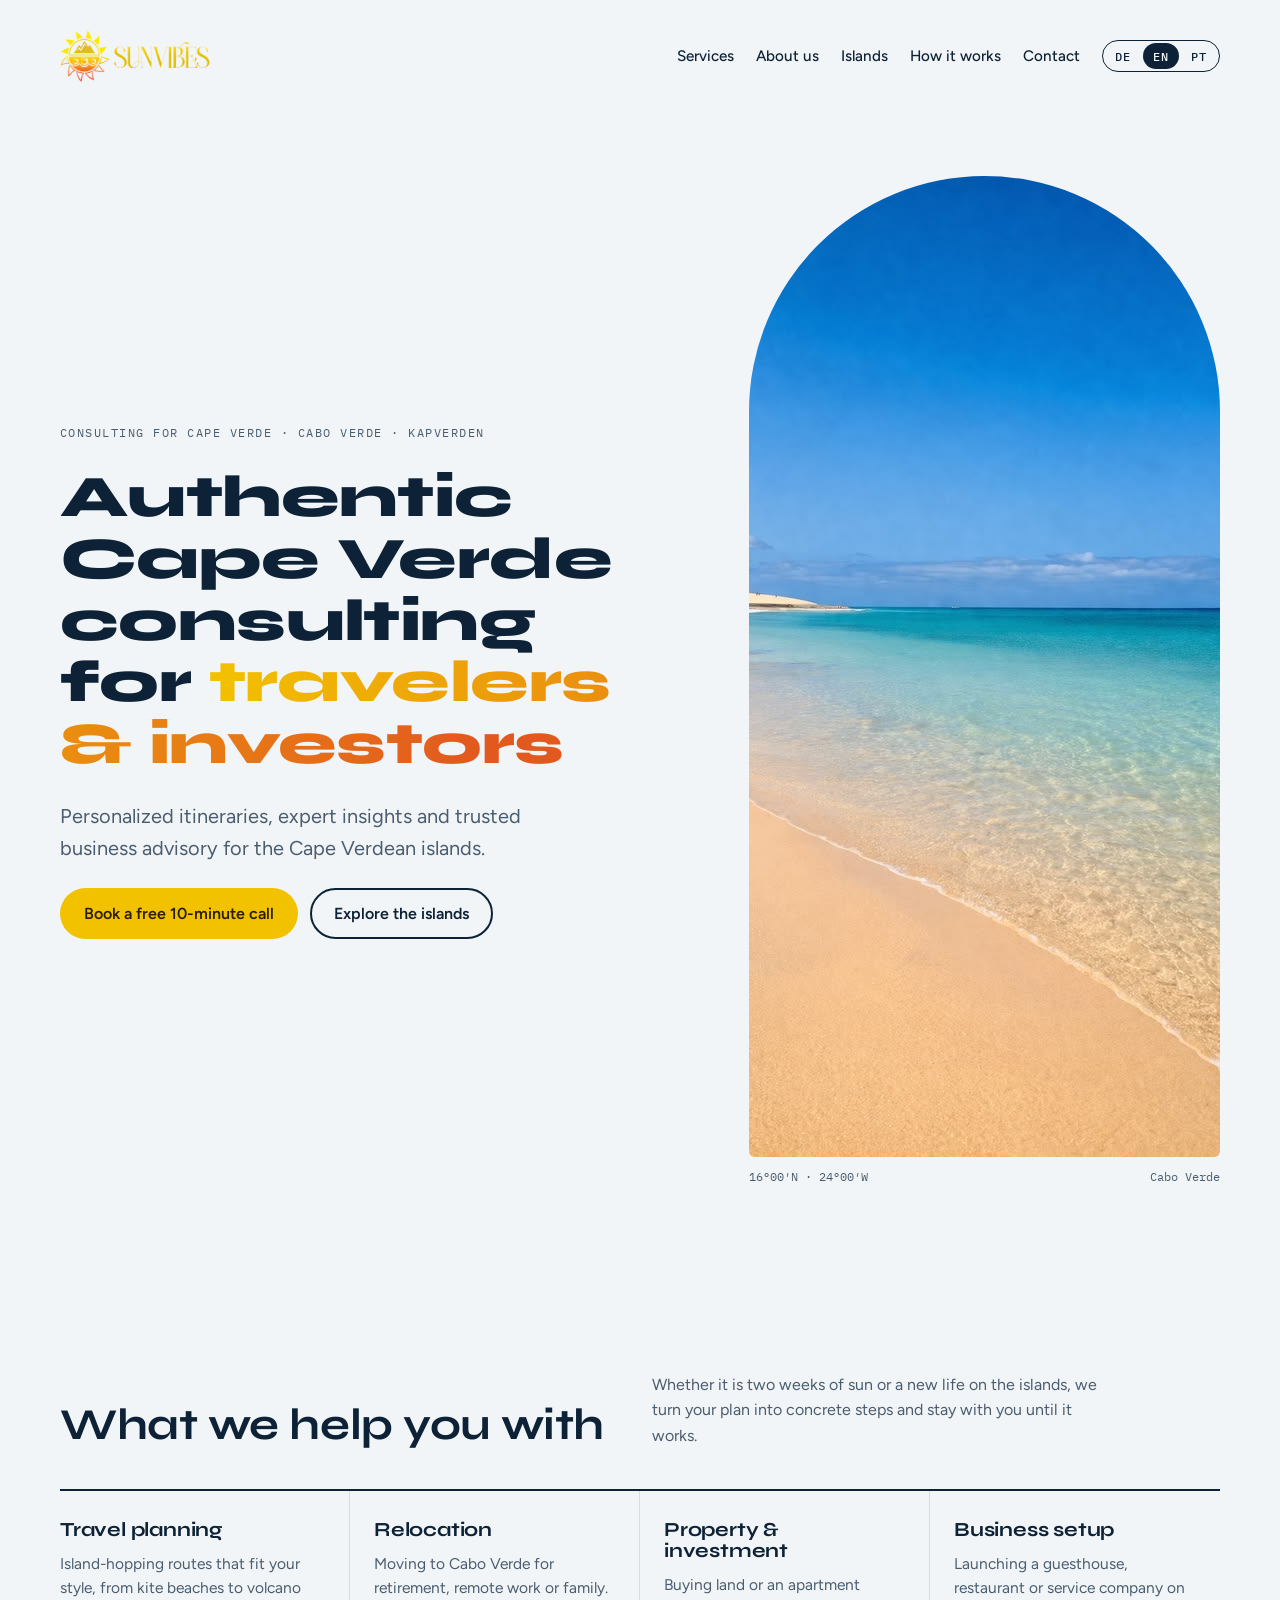
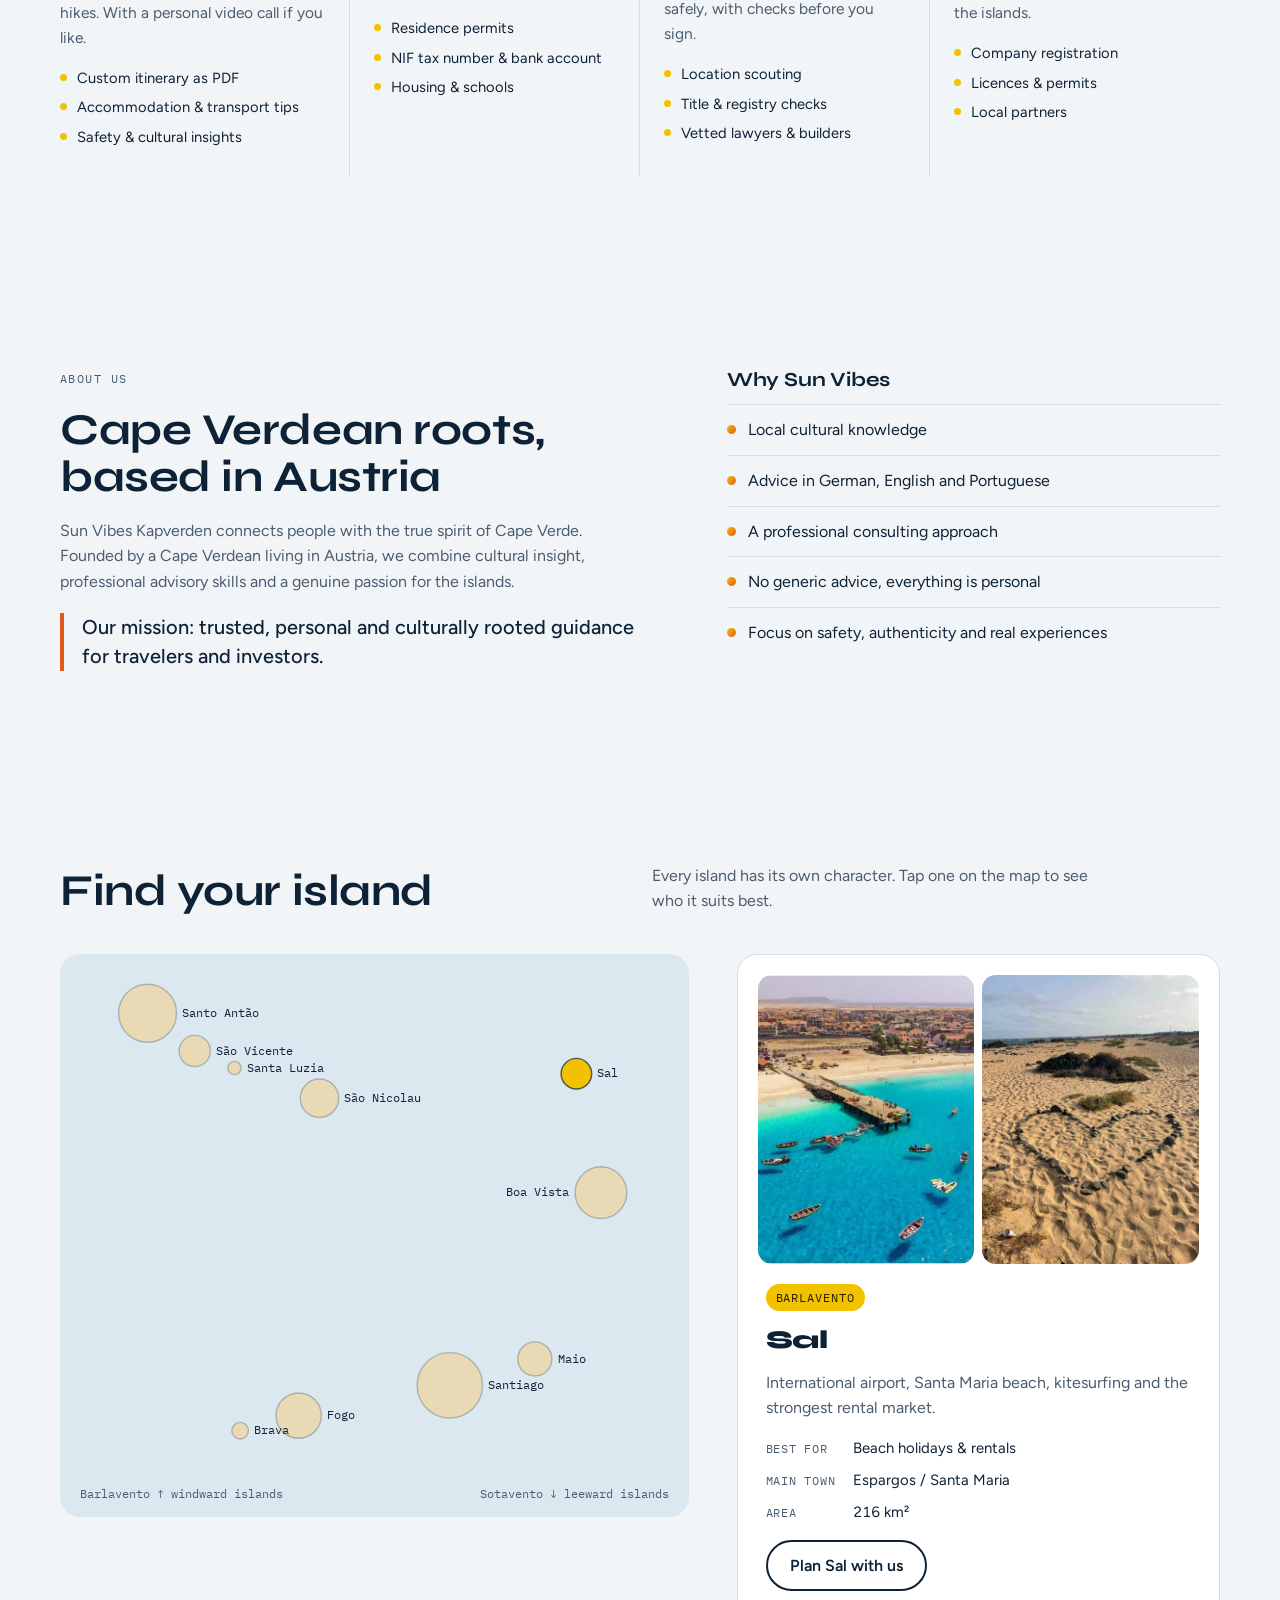
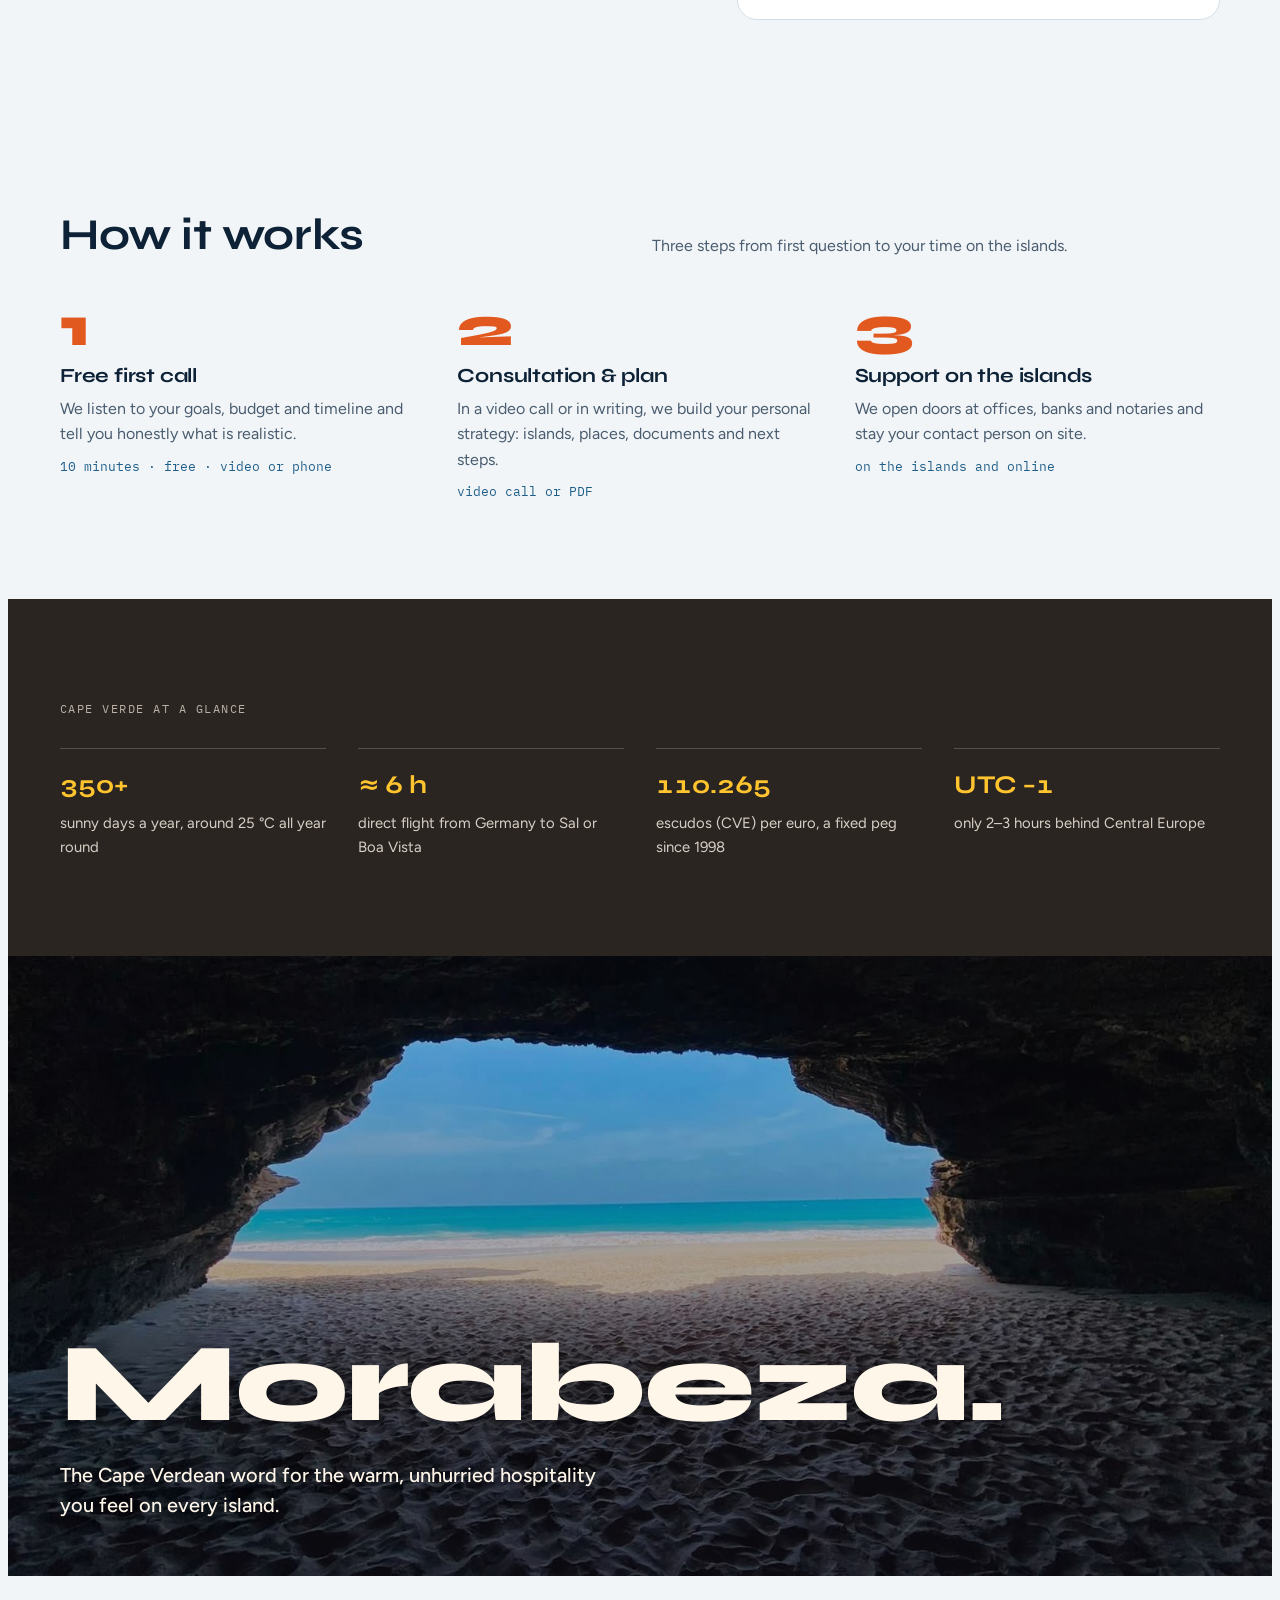
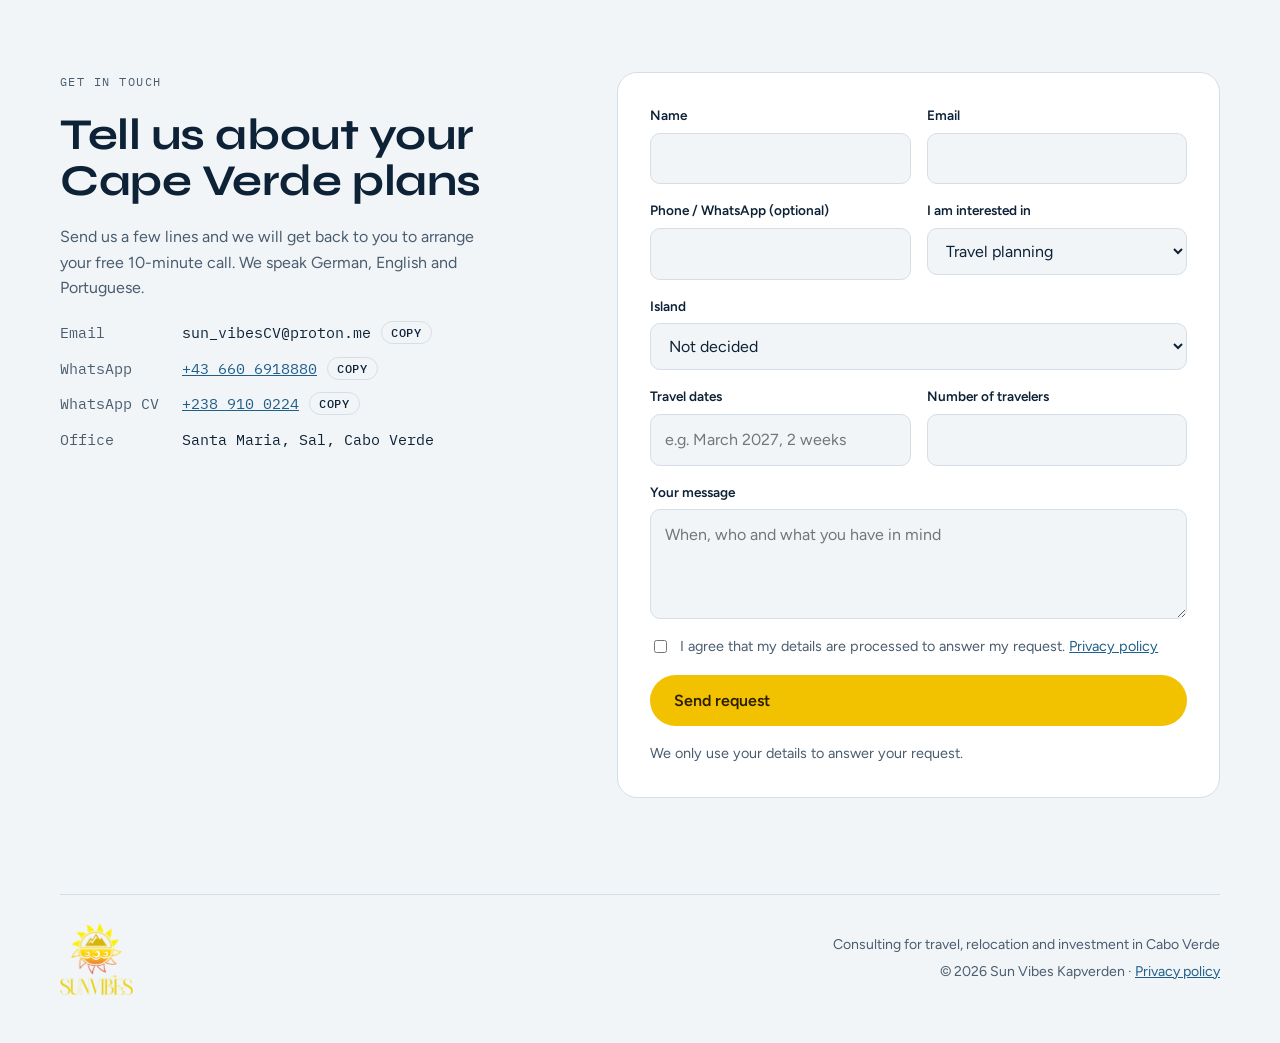
<file: index.html>
<!doctype html>
<html lang="de">
<head>
<meta charset="utf-8">
<meta name="viewport" content="width=device-width, initial-scale=1, viewport-fit=cover">
<title>Sun Vibes Kapverden</title>
<meta name="description" content="Beratung für Reise, Auswanderung, Immobilien und Firmengründung auf den Kapverden. Consulting for travel, relocation and investment in Cabo Verde. Auf Deutsch, English e Português.">
<meta name="theme-color" content="#f2c200">
<link rel="icon" type="image/png" sizes="48x48" href="img/favicon-48.png">
<link rel="icon" type="image/png" sizes="192x192" href="img/icon-192.png">
<link rel="apple-touch-icon" href="img/apple-touch-icon.png">
<!-- Link previews (WhatsApp, Facebook, LinkedIn) -->
<link rel="canonical" href="https://www.sunvibescv.com/">
<meta property="og:type" content="website">
<meta property="og:site_name" content="Sun Vibes Kapverden">
<meta property="og:title" content="Sun Vibes Kapverden">
<meta property="og:description" content="Authentische Kapverden-Beratung für Reisende & Investoren · Authentic Cape Verde consulting for travelers & investors">
<meta property="og:url" content="https://www.sunvibescv.com/">
<meta property="og:image" content="https://www.sunvibescv.com/img/og-image.jpg">
<meta property="og:image:width" content="1200">
<meta property="og:image:height" content="630">
<meta name="twitter:card" content="summary_large_image">
<link rel="stylesheet" href="fonts/fonts.css">
<style>
/* Layout: a sun-and-ocean hero, then an archipelago map you can click, island by island, framed by quiet text columns */
:root {
  --salt: #f2f5f7;        /* page ground: sea-salt white, cool */
  --surface: #ffffff;
  --ink: #0d2236;         /* deep Atlantic */
  --ink-soft: #4a5d70;
  --sun: #f2c200;         /* the accent: logo yellow */
  --ember: #e2591f;       /* logo's orange-red rim */
  --sun-ink: #2a1d00;     /* text on sun */
  --sea: #1f5f8b;         /* flag blue, links + map water */
  --lava: #2b2522;        /* Fogo basalt, used for the facts band */
  --line: #d5dee6;
  --water: #dce8f0;
  --land: #e9d9b5;
  --land-active: var(--sun);

  --f-display: "Syne", "Trebuchet MS", system-ui, sans-serif;
  --f-body: "Figtree", "Segoe UI", system-ui, sans-serif;
  --f-mono: "IBM Plex Mono", ui-monospace, Consolas, monospace;

  --step-0: 1rem;
  --step-1: 1.25rem;
  --step-2: 1.6rem;
  --step-3: clamp(2rem, 4vw, 2.75rem);
  --step-4: clamp(2.1rem, 4.6vw, 4.2rem);
  --gutter: clamp(16px, 4vw, 48px);
  --max: 1160px;
}
@media (prefers-color-scheme: dark) {
  :root:not([data-theme="light"]) {
    --salt: #0a1824; --surface: #10212f; --ink: #e8eef3; --ink-soft: #9fb2c3;
    --sun: #ffcf1a; --ember: #ff7a3d; --sun-ink: #2a1d00; --sea: #7fbbe3; --lava: #050d14;
    --line: #22384a; --water: #0f2638; --land: #6b5a3a;
    color-scheme: dark;
  }
}
:root[data-theme="dark"] {
  --salt: #0a1824; --surface: #10212f; --ink: #e8eef3; --ink-soft: #9fb2c3;
  --sun: #ffcf1a; --ember: #ff7a3d; --sun-ink: #2a1d00; --sea: #7fbbe3; --lava: #050d14;
  --line: #22384a; --water: #0f2638; --land: #6b5a3a;
  color-scheme: dark;
}

* { box-sizing: border-box; }
html { scroll-behavior: smooth; }
@media (prefers-reduced-motion: reduce) { html { scroll-behavior: auto; } *, *::before, *::after { animation: none !important; transition: none !important; } }
body {
  background: var(--salt); color: var(--ink);
  font-family: var(--f-body); font-size: var(--step-0); line-height: 1.6;
  padding-inline: var(--gutter);
}
.wrap { max-width: var(--max); margin-inline: auto; }
h1, h2, h3 { font-family: var(--f-display); line-height: 1.05; margin: 0; text-wrap: balance; letter-spacing: -0.01em; }
h1, h2 { hyphens: auto; }
p { margin: 0; }
a { color: var(--sea); }
:focus-visible { outline: 3px solid var(--sun); outline-offset: 3px; border-radius: 4px; }
.eyebrow { font-family: var(--f-mono); font-size: 0.78rem; letter-spacing: 0.12em; text-transform: uppercase; color: var(--ink-soft); }

/* Nav */
.nav { display: flex; align-items: center; justify-content: space-between; gap: 16px; padding-block: 22px; flex-wrap: wrap; }
.brand { display: flex; align-items: center; }
.brand img { height: 52px; width: auto; display: block; }
.nav-right { display: flex; align-items: center; gap: 22px; flex-wrap: wrap; }
.nav-links { display: flex; gap: 22px; flex-wrap: wrap; }
.nav-links a { color: var(--ink); text-decoration: none; font-weight: 500; font-size: 0.95rem; }
.nav-links a:hover { color: var(--sea); }
.lang { display: flex; border: 1.5px solid var(--ink); border-radius: 999px; padding: 2px; gap: 2px; }
.lang button { font: 500 0.78rem var(--f-mono); letter-spacing: .08em; color: var(--ink); background: transparent; border: 0; border-radius: 999px; padding: 5px 10px; cursor: pointer; }
.lang button[aria-pressed="true"] { background: var(--ink); color: var(--salt); }

/* Buttons */
.btn { display: inline-flex; align-items: center; gap: 8px; font: 600 1rem var(--f-body); padding: 14px 22px; border-radius: 999px; text-decoration: none; border: 2px solid transparent; cursor: pointer; transition: transform .15s ease; }
.btn:hover { transform: translateY(-2px); }
.btn-sun { background: var(--sun); color: var(--sun-ink); }
.btn-ghost { border-color: var(--ink); color: var(--ink); background: transparent; }

/* Hero */
.hero { position: relative; display: grid; grid-template-columns: 1.15fr 0.85fr; gap: clamp(24px, 4vw, 56px); align-items: center; padding-block: clamp(28px, 6vw, 72px) clamp(40px, 7vw, 96px); }
.hero h1 { font-size: var(--step-4); font-weight: 800; overflow-wrap: break-word; }
.hero h1 em { font-style: normal; color: var(--ember); background: linear-gradient(100deg, var(--sun) 0%, var(--ember) 90%); -webkit-background-clip: text; background-clip: text; -webkit-text-fill-color: transparent; }
.hero-copy { display: flex; flex-direction: column; gap: 24px; min-width: 0; }
.hero-lede { font-size: var(--step-1); color: var(--ink-soft); max-width: 36ch; }
.hero-ctas { display: flex; gap: 12px; flex-wrap: wrap; }
/* empty turquoise beach, framed as an arch */
.hero-art { display: flex; flex-direction: column; gap: 10px; min-width: 0; }
.hero-art img { width: 100%; max-width: 100%; aspect-ratio: 4 / 5; object-fit: cover; object-position: 50% 60%; border-radius: 999px 999px 24px 24px; display: block; }
.coords { display: flex; justify-content: space-between; gap: 12px; font-family: var(--f-mono); font-size: 0.75rem; color: var(--ink-soft); }

/* About */
.about { display: grid; grid-template-columns: 1.1fr 0.9fr; gap: clamp(24px, 5vw, 64px); align-items: start; }
.about-text { display: flex; flex-direction: column; gap: 18px; min-width: 0; }
.about-text h2 { font-size: var(--step-3); }
.about-text p { color: var(--ink-soft); max-width: 58ch; }
.about-text .mission { color: var(--ink); font-weight: 500; font-size: var(--step-1); line-height: 1.45; border-left: 4px solid var(--ember); padding-left: 18px; }
.why { display: flex; flex-direction: column; gap: 14px; min-width: 0; }
.why h3 { font-size: var(--step-1); }
.why ul { list-style: none; margin: 0; padding: 0; display: flex; flex-direction: column; }
.why li { padding-block: 12px; border-top: 1px solid var(--line); display: flex; gap: 12px; align-items: baseline; }
.why li::before { content: ""; flex: none; width: 9px; height: 9px; border-radius: 50%; background: linear-gradient(135deg, var(--sun), var(--ember)); transform: translateY(-1px); }

/* Island photos */
.island-photos { display: grid; gap: 8px; margin: -8px -8px 4px; }
.island-photos.two { grid-template-columns: 1fr 1fr; }
.island-photos img { width: 100%; max-width: 100%; aspect-ratio: 4 / 3; object-fit: cover; border-radius: 14px; display: block; }
.island-photos.two img { aspect-ratio: 3 / 4; }

/* Morabeza: cave-view photo band, always dark */
.morabeza-band { position: relative; display: flex; align-items: flex-end; min-height: clamp(380px, 52vw, 620px); margin-inline: calc(var(--gutter) * -1); padding-inline: var(--gutter); padding-block: clamp(32px, 5vw, 56px); background: #14181c url("img/cave.jpg") center 55% / cover no-repeat; color: #fff6ea; }
.morabeza-band::before { content: ""; position: absolute; inset: 0; background: linear-gradient(180deg, rgba(10,8,20,.15), rgba(10,8,20,.55)); }
.morabeza-band .wrap { position: relative; width: 100%; }
.morabeza-band p { font-family: var(--f-display); font-weight: 800; font-size: clamp(3rem, 10vw, 7rem); line-height: 1; letter-spacing: -0.02em; text-shadow: 0 2px 30px rgba(0,0,0,.35); }
.morabeza-band small { display: block; font-family: var(--f-body); font-weight: 500; font-size: var(--step-1); line-height: 1.5; letter-spacing: 0; margin-top: 20px; max-width: 44ch; color: #fff6ea; }

/* Services */
section { padding-block: clamp(48px, 8vw, 96px); }
.sec-head { display: grid; grid-template-columns: 1fr 1fr; gap: 24px; align-items: end; margin-bottom: 40px; }
.sec-head h2 { font-size: var(--step-3); font-weight: 700; }
.sec-head p { color: var(--ink-soft); max-width: 46ch; }
.services { display: grid; grid-template-columns: repeat(4, 1fr); border-top: 2px solid var(--ink); }
.svc { padding: 28px 24px; display: flex; flex-direction: column; gap: 12px; border-right: 1px solid var(--line); min-width: 0; }
.svc:first-child { padding-left: 0; }
.svc:last-child { border-right: 0; }
.svc h3 { font-size: var(--step-1); font-weight: 700; hyphens: auto; }
.svc p { color: var(--ink-soft); font-size: 0.97rem; }
.svc ul { margin: 4px 0 0; padding: 0; list-style: none; display: flex; flex-direction: column; gap: 6px; font-size: 0.92rem; }
.svc li::before { content: ""; display: inline-block; width: 7px; height: 7px; border-radius: 50%; background: var(--sun); margin-right: 10px; vertical-align: 2px; }

/* Islands */
.islands { display: grid; grid-template-columns: 1.3fr 1fr; gap: clamp(24px, 4vw, 48px); align-items: start; }
.map-box { background: var(--water); border-radius: 20px; padding: 12px; min-width: 0; }
.map-box svg { width: 100%; height: auto; display: block; }
.isl { cursor: pointer; }
.isl circle { fill: var(--land); stroke: var(--ink); stroke-opacity: .25; stroke-width: 1.5; transition: fill .2s ease, transform .2s ease; transform-box: fill-box; transform-origin: center; }
.isl text { font-family: var(--f-mono); font-size: 13px; fill: var(--ink); pointer-events: none; }
.isl:hover circle, .isl:focus-visible circle { transform: scale(1.08); }
.isl[aria-pressed="true"] circle { fill: var(--land-active); stroke-opacity: .7; }
.isl:focus-visible { outline: none; }
.isl:focus-visible circle { stroke: var(--sun); stroke-opacity: 1; stroke-width: 3; }
.map-legend { display: flex; justify-content: space-between; gap: 12px; flex-wrap: wrap; padding: 8px 8px 2px; font-family: var(--f-mono); font-size: 0.75rem; color: var(--ink-soft); }
.island-card { background: var(--surface); border: 1px solid var(--line); border-radius: 20px; padding: 28px; display: flex; flex-direction: column; gap: 16px; min-width: 0; }
.island-card h3 { font-size: var(--step-2); font-weight: 800; }
.island-card .tag { align-self: flex-start; font-family: var(--f-mono); font-size: 0.75rem; letter-spacing: .08em; text-transform: uppercase; background: var(--sun); color: var(--sun-ink); padding: 4px 10px; border-radius: 999px; }
.island-card dl { display: grid; grid-template-columns: auto 1fr; gap: 8px 18px; margin: 0; font-size: 0.93rem; }
.island-card dt { font-family: var(--f-mono); font-size: 0.78rem; color: var(--ink-soft); text-transform: uppercase; letter-spacing: .06em; padding-top: 2px; }
.island-card dd { margin: 0; font-variant-numeric: tabular-nums; }
.island-card p { color: var(--ink-soft); }
.island-card .btn { align-self: flex-start; }

/* Process */
.steps { display: grid; grid-template-columns: repeat(3, 1fr); gap: 32px; }
.step { display: flex; flex-direction: column; gap: 10px; min-width: 0; }
.step-n { font-family: var(--f-display); font-weight: 800; font-size: 3.5rem; line-height: 1; color: var(--ember); }
.step h3 { font-size: var(--step-1); }
.step p { color: var(--ink-soft); }
.step .when { font-family: var(--f-mono); font-size: 0.8rem; color: var(--sea); }

/* Facts band: always dark basalt */
.facts { background: var(--lava); color: #f2ede6; margin-inline: calc(var(--gutter) * -1); padding-inline: var(--gutter); }
.facts .eyebrow { color: #b9b0a6; }
.facts-grid { display: grid; grid-template-columns: repeat(4, 1fr); gap: 32px; margin-top: 28px; }
.fact { display: flex; flex-direction: column; gap: 6px; border-top: 1px solid #5a4f48; padding-top: 16px; }
.fact b { font-family: var(--f-display); font-size: var(--step-2); font-weight: 700; color: #ffc42e; font-variant-numeric: tabular-nums; }
.fact span { font-size: 0.93rem; color: #d8d0c6; }

/* Contact */
.contact { display: grid; grid-template-columns: 0.9fr 1.1fr; gap: clamp(24px, 5vw, 64px); align-items: start; }
.contact-info { display: flex; flex-direction: column; gap: 20px; min-width: 0; }
.contact-info h2 { font-size: var(--step-3); }
.contact-info p { color: var(--ink-soft); max-width: 42ch; }
.contact-lines { display: flex; flex-direction: column; gap: 12px; font-family: var(--f-mono); font-size: 0.92rem; }
.cline { display: flex; align-items: center; gap: 10px; flex-wrap: wrap; min-width: 0; }
.cline .k { color: var(--ink-soft); width: 112px; flex: none; }
.cline .v { overflow-wrap: anywhere; user-select: all; }
.cline a.v { user-select: text; }
.copy { font: 500 0.72rem var(--f-mono); letter-spacing: .06em; text-transform: uppercase; color: var(--ink); background: transparent; border: 1px solid var(--line); border-radius: 999px; padding: 3px 9px; cursor: pointer; }
.copy:hover { border-color: var(--ink); }
form { background: var(--surface); border: 1px solid var(--line); border-radius: 20px; padding: clamp(20px, 3vw, 32px); display: grid; grid-template-columns: 1fr 1fr; gap: 16px; min-width: 0; }
.field { display: flex; flex-direction: column; gap: 6px; min-width: 0; }
.field.full { grid-column: 1 / -1; }
label { font-size: 0.85rem; font-weight: 600; }
input, select, textarea { font: inherit; color: var(--ink); background: var(--salt); border: 1px solid var(--line); border-radius: 10px; padding: 12px 14px; width: 100%; }
textarea { min-height: 110px; resize: vertical; }
input:focus, select:focus, textarea:focus { outline: 2px solid var(--sun); outline-offset: 1px; }
.err { grid-column: 1 / -1; color: color-mix(in srgb, var(--ember) 70%, var(--ink)); font-size: 0.85rem; }
.err:empty { display: none; }
.err.full { margin-top: -10px; }
input[aria-invalid="true"] { border-color: var(--ember); }
.extra { grid-column: 1 / -1; display: grid; grid-template-columns: 1fr 1fr; gap: 16px; }
.extra:empty { display: none; }
.consent { flex-direction: row; align-items: flex-start; gap: 10px; }
.consent input { width: auto; margin-top: 5px; flex: none; }
.consent label { font-weight: 400; font-size: 0.9rem; color: var(--ink-soft); }
.hp { position: absolute; left: -9999px; width: 1px; height: 1px; opacity: 0; }
.form-note { grid-column: 1 / -1; font-size: 0.9rem; color: var(--ink-soft); }
.form-ok { grid-column: 1 / -1; background: color-mix(in srgb, var(--sun) 22%, var(--surface)); border-radius: 10px; padding: 14px 16px; font-size: 0.95rem; display: flex; flex-direction: column; gap: 12px; align-items: flex-start; }

footer { border-top: 1px solid var(--line); padding-block: 28px 40px; display: flex; justify-content: space-between; align-items: center; gap: 16px; flex-wrap: wrap; font-size: 0.88rem; color: var(--ink-soft); }
footer img { height: 72px; width: auto; display: block; }
.foot-meta { display: flex; flex-direction: column; gap: 4px; text-align: right; }

/* Responsive */
@media (max-width: 900px) {
  .hero, .islands, .contact, .sec-head, .about { grid-template-columns: 1fr; }
  .hero-art { max-width: 400px; width: 100%; justify-self: center; }
  .foot-meta { text-align: left; }
  .services { grid-template-columns: 1fr 1fr; }
  .svc, .svc:first-child { border-right: 0; padding-left: 0; border-bottom: 1px solid var(--line); }
  .facts-grid { grid-template-columns: 1fr 1fr; }
  .steps { grid-template-columns: 1fr; gap: 28px; }
}
@media (max-width: 560px) {
  .services, .facts-grid, form, .extra { grid-template-columns: 1fr; }
  .nav-links { gap: 14px; }
  .brand img { height: 42px; }
}
</style>
</head>
<body>

<div class="wrap">
  <header class="nav">
    <a class="brand" href="#top" id="top"><img src="img/logo-wide.png" alt="Sun Vibes Kapverden" width="720" height="249"></a>
    <div class="nav-right">
      <nav class="nav-links" aria-label="Main">
        <a href="#services" data-i18n="nav.services">Leistungen</a>
        <a href="#about" data-i18n="nav.about">Über uns</a>
        <a href="#islands" data-i18n="nav.islands">Inseln</a>
        <a href="#process" data-i18n="nav.process">So funktioniert's</a>
        <a href="#contact" data-i18n="nav.contact">Kontakt</a>
      </nav>
      <div class="lang" role="group" aria-label="Sprache / Language / Língua">
        <button type="button" id="lang-de" data-lang="de" lang="de" aria-label="Deutsch">DE</button>
        <button type="button" id="lang-en" data-lang="en" lang="en" aria-label="English">EN</button>
        <button type="button" id="lang-pt" data-lang="pt" lang="pt" aria-label="Português">PT</button>
      </div>
    </div>
  </header>

  <div class="hero">
    <div class="hero-copy">
      <span class="eyebrow" data-i18n="hero.eyebrow"></span>
      <h1 data-i18n-html="hero.title"></h1>
      <p class="hero-lede" data-i18n="hero.lede"></p>
      <div class="hero-ctas">
        <a class="btn btn-sun" href="#contact" data-i18n="hero.cta1"></a>
        <a class="btn btn-ghost" href="#islands" data-i18n="hero.cta2"></a>
      </div>
    </div>
    <figure class="hero-art" style="margin:0">
      <img src="img/hero-beach.jpg" alt="" data-i18n-alt="hero.alt" width="736" height="981">
      <figcaption class="coords"><span>16°00′N · 24°00′W</span><span>Cabo Verde</span></figcaption>
    </figure>
  </div>
</div>

<section id="services">
  <div class="wrap">
    <div class="sec-head">
      <h2 data-i18n="svc.title"></h2>
      <p data-i18n="svc.intro"></p>
    </div>
    <div class="services">
      <article class="svc">
        <h3 data-i18n="svc1.t"></h3>
        <p data-i18n="svc1.p"></p>
        <ul><li data-i18n="svc1.a"></li><li data-i18n="svc1.b"></li><li data-i18n="svc1.c"></li></ul>
      </article>
      <article class="svc">
        <h3 data-i18n="svc2.t"></h3>
        <p data-i18n="svc2.p"></p>
        <ul><li data-i18n="svc2.a"></li><li data-i18n="svc2.b"></li><li data-i18n="svc2.c"></li></ul>
      </article>
      <article class="svc">
        <h3 data-i18n="svc3.t"></h3>
        <p data-i18n="svc3.p"></p>
        <ul><li data-i18n="svc3.a"></li><li data-i18n="svc3.b"></li><li data-i18n="svc3.c"></li></ul>
      </article>
      <article class="svc">
        <h3 data-i18n="svc4.t"></h3>
        <p data-i18n="svc4.p"></p>
        <ul><li data-i18n="svc4.a"></li><li data-i18n="svc4.b"></li><li data-i18n="svc4.c"></li></ul>
      </article>
    </div>
  </div>
</section>

<section id="about">
  <div class="wrap about">
    <div class="about-text">
      <span class="eyebrow" data-i18n="about.eyebrow"></span>
      <h2 data-i18n="about.title"></h2>
      <p data-i18n="about.p"></p>
      <p class="mission" data-i18n="about.mission"></p>
    </div>
    <div class="why">
      <h3 data-i18n="why.title"></h3>
      <ul>
        <li data-i18n="why.1"></li>
        <li data-i18n="why.2"></li>
        <li data-i18n="why.3"></li>
        <li data-i18n="why.4"></li>
        <li data-i18n="why.5"></li>
      </ul>
    </div>
  </div>
</section>

<section id="islands">
  <div class="wrap">
    <div class="sec-head">
      <h2 data-i18n="isl.title"></h2>
      <p data-i18n="isl.intro"></p>
    </div>
    <div class="islands">
      <div class="map-box">
        <svg id="map" viewBox="0 0 640 540" role="group" aria-label="Cabo Verde"></svg>
        <div class="map-legend"><span data-i18n="isl.north"></span><span data-i18n="isl.south"></span></div>
      </div>
      <article class="island-card" id="card" aria-live="polite"></article>
    </div>
  </div>
</section>

<section id="process">
  <div class="wrap">
    <div class="sec-head">
      <h2 data-i18n="proc.title"></h2>
      <p data-i18n="proc.intro"></p>
    </div>
    <div class="steps">
      <div class="step">
        <span class="step-n">1</span>
        <h3 data-i18n="s1.t"></h3>
        <p data-i18n="s1.p"></p>
        <span class="when" data-i18n="s1.w"></span>
      </div>
      <div class="step">
        <span class="step-n">2</span>
        <h3 data-i18n="s2.t"></h3>
        <p data-i18n="s2.p"></p>
        <span class="when" data-i18n="s2.w"></span>
      </div>
      <div class="step">
        <span class="step-n">3</span>
        <h3 data-i18n="s3.t"></h3>
        <p data-i18n="s3.p"></p>
        <span class="when" data-i18n="s3.w"></span>
      </div>
    </div>
  </div>
</section>

<section class="facts">
  <div class="wrap">
    <span class="eyebrow" data-i18n="facts.title"></span>
    <div class="facts-grid">
      <div class="fact"><b>350+</b><span data-i18n="f1"></span></div>
      <div class="fact"><b data-i18n="f2.v"></b><span data-i18n="f2"></span></div>
      <div class="fact"><b data-i18n="f3.v"></b><span data-i18n="f3"></span></div>
      <div class="fact"><b>UTC −1</b><span data-i18n="f4"></span></div>
    </div>
  </div>
</section>

<section class="morabeza-band" aria-label="Morabeza">
  <div class="wrap">
    <p>Morabeza.<small data-i18n="morabeza"></small></p>
  </div>
</section>

<section id="contact">
  <div class="wrap contact">
    <div class="contact-info">
      <span class="eyebrow" data-i18n="c.eyebrow"></span>
      <h2 data-i18n="c.title"></h2>
      <p data-i18n="c.intro"></p>
      <div class="contact-lines">
        <div class="cline"><span class="k" data-i18n="c.email"></span><span class="v" id="email-v">sun_vibesCV@proton.me</span><button type="button" class="copy" id="copy-email" data-copy="sun_vibesCV@proton.me" data-i18n="c.copy"></button></div>
        <div class="cline"><span class="k">WhatsApp</span><a class="v" href="https://wa.me/436606918880" target="_blank" rel="noopener">+43 660 6918880</a><button type="button" class="copy" id="copy-wa" data-copy="+436606918880" data-i18n="c.copy"></button></div>
        <div class="cline"><span class="k">WhatsApp CV</span><a class="v" href="https://wa.me/2389100224" target="_blank" rel="noopener">+238 910 0224</a><button type="button" class="copy" id="copy-wa-cv" data-copy="+2389100224" data-i18n="c.copy"></button></div>
        <div class="cline"><span class="k" data-i18n="c.office"></span><span class="v">Santa Maria, Sal, Cabo Verde</span></div>
      </div>
    </div>
    <form id="form" novalidate>
      <div class="field"><label for="f-name" data-i18n="form.name"></label><input id="f-name" name="name" autocomplete="name" required aria-describedby="e-name"><span class="err" id="e-name" role="alert"></span></div>
      <div class="field"><label for="f-email" data-i18n="form.email"></label><input id="f-email" name="email" type="email" autocomplete="email" required aria-describedby="e-email"><span class="err" id="e-email" role="alert"></span></div>
      <div class="field"><label for="f-phone" data-i18n="form.phone"></label><input id="f-phone" name="phone" type="tel" autocomplete="tel" inputmode="tel"></div>
      <div class="field"><label for="f-topic" data-i18n="form.topic"></label>
        <select id="f-topic" name="topic">
          <option value="travel" data-i18n="svc1.t"></option>
          <option value="relocation" data-i18n="svc2.t"></option>
          <option value="property" data-i18n="svc3.t"></option>
          <option value="business" data-i18n="svc4.t"></option>
          <option value="unsure" data-i18n="form.unsure"></option>
        </select>
      </div>
      <div class="field full"><label for="f-island" data-i18n="form.island"></label>
        <select id="f-island" name="island"><option value="" data-i18n="form.undecided"></option></select>
      </div>
      <div class="extra" id="extra"></div>
      <div class="field full"><label for="f-msg" data-i18n="form.msg"></label><textarea id="f-msg" name="message" data-i18n-ph="form.ph"></textarea></div>
      <input class="hp" type="text" name="_gotcha" tabindex="-1" autocomplete="off" aria-hidden="true">
      <div class="field full consent"><input id="f-consent" name="consent" type="checkbox" required aria-describedby="e-consent"><label for="f-consent" data-i18n-html="form.consent"></label></div>
      <span class="err full" id="e-consent" role="alert"></span>
      <div class="field full"><button class="btn btn-sun" type="submit" data-i18n="form.send"></button></div>
      <div class="form-note" id="form-note" aria-live="polite"><span data-i18n="form.note"></span></div>
    </form>
  </div>
</section>

<div class="wrap">
  <footer>
    <img src="img/logo-stacked.png" alt="Sun Vibes Kapverden" width="600" height="590">
    <div class="foot-meta">
      <span data-i18n="footer"></span>
      <span>© 2026 Sun Vibes Kapverden · <a href="privacy.html" data-i18n="privacy"></a></span>
    </div>
  </footer>
</div>

<script>
const EMAIL = "sun_vibesCV@proton.me";
const WA = "436606918880";

const T = {
  de: {
    "nav.services": "Leistungen", "nav.about": "Über uns", "nav.islands": "Inseln", "nav.process": "So funktioniert's", "nav.contact": "Kontakt",
    "hero.eyebrow": "Beratung für die Kapverden · Cabo Verde · Cape Verde",
    "hero.title": "Authentische Kapverden-Beratung für <em>Reisende &amp; Investoren</em>",
    "hero.lede": "Persönliche Reiserouten, echtes Insiderwissen und verlässliche Business-Beratung für die Inseln von Cabo Verde.",
    "hero.cta1": "Kostenloses 10-Minuten-Gespräch", "hero.cta2": "Inseln entdecken",
    "hero.alt": "Menschenleerer Sandstrand mit klarem, türkisfarbenem Wasser unter blauem Himmel",
    "about.eyebrow": "Über uns", "about.title": "Kapverdische Wurzeln, Zuhause in Österreich",
    "about.p": "Sun Vibes Kapverden verbindet Menschen mit dem wahren Geist der Kapverden. Mit kapverdischer Herkunft und einem Zuhause in Österreich verbinden wir kulturelles Insiderwissen, professionelle Beratung und echte Leidenschaft für die Inseln.",
    "about.mission": "Unsere Mission: verlässliche, persönliche und kulturell verwurzelte Begleitung für Reisende und Investoren.",
    "why.title": "Warum Sun Vibes",
    "why.1": "Kapverdisches Kulturwissen aus erster Hand", "why.2": "Beratung auf Deutsch, Englisch und Portugiesisch",
    "why.3": "Professionelle Arbeitsweise", "why.4": "Keine Standardtipps, alles ist persönlich",
    "why.5": "Fokus auf Sicherheit, Authentizität und echte Erlebnisse",
    "svc.title": "Wobei wir Ihnen helfen",
    "svc.intro": "Ob zwei Wochen Sonne oder ein neues Leben auf den Inseln: Wir machen aus Ihrem Plan konkrete Schritte und bleiben an Ihrer Seite, bis alles läuft.",
    "svc1.t": "Reiseplanung", "svc1.p": "Inselhopping-Routen, die zu Ihnen passen, von Kite-Stränden bis zu Vulkanwanderungen. Auf Wunsch mit persönlichem Videocall.",
    "svc1.a": "Individuelle Reiseroute als PDF", "svc1.b": "Unterkunfts- & Transporttipps", "svc1.c": "Sicherheits- & Kulturtipps",
    "svc2.t": "Auswanderung", "svc2.p": "Umzug nach Cabo Verde für den Ruhestand, Remote-Arbeit oder mit der Familie.",
    "svc2.a": "Aufenthaltsgenehmigung", "svc2.b": "NIF-Steuernummer & Bankkonto", "svc2.c": "Wohnung & Schulen",
    "svc3.t": "Immobilien & Investition", "svc3.p": "Grundstück oder Wohnung sicher kaufen, mit Prüfung vor der Unterschrift.",
    "svc3.a": "Standortsuche", "svc3.b": "Grundbuch- & Eigentumsprüfung", "svc3.c": "Geprüfte Anwälte & Baufirmen",
    "svc4.t": "Firmengründung", "svc4.p": "Eine Pension, ein Restaurant oder ein Dienstleistungsunternehmen auf den Inseln gründen.",
    "svc4.a": "Firmenregistrierung", "svc4.b": "Lizenzen & Genehmigungen", "svc4.c": "Lokale Partner",
    "isl.title": "Finden Sie Ihre Insel",
    "isl.intro": "Jede Insel hat ihren eigenen Charakter. Tippen Sie auf eine Insel, um zu sehen, für wen sie am besten passt.",
    "isl.north": "Barlavento ↑ Inseln über dem Winde", "isl.south": "Sotavento ↓ Inseln unter dem Winde",
    "card.best": "Ideal für", "card.town": "Hauptort", "card.area": "Fläche", "card.cta": "{name} mit uns planen",
    "proc.title": "So funktioniert's", "proc.intro": "Drei Schritte von der ersten Frage bis zu Ihrer Zeit auf den Inseln.",
    "s1.t": "Kostenloses Erstgespräch", "s1.p": "Wir hören uns Ihre Ziele, Ihr Budget und Ihren Zeitplan an und sagen Ihnen ehrlich, was realistisch ist.", "s1.w": "10 Minuten · kostenlos · Video oder Telefon",
    "s2.t": "Beratung & Plan", "s2.p": "Per Videocall oder schriftlich erarbeiten wir Ihre persönliche Strategie: Inseln, Orte, Dokumente und nächste Schritte.", "s2.w": "Videocall oder PDF",
    "s3.t": "Begleitung vor Ort", "s3.p": "Wir öffnen Türen bei Behörden, Banken und Notaren und bleiben Ihr Ansprechpartner auf den Inseln.", "s3.w": "vor Ort und online",
    "facts.title": "Die Kapverden auf einen Blick",
    "f1": "Sonnentage im Jahr, ganzjährig rund 25 °C",
    "f2.v": "≈ 6 Std.", "f2": "Direktflug aus Deutschland nach Sal oder Boa Vista",
    "f3.v": "110,265", "f3": "Escudos (CVE) pro Euro, fester Wechselkurs seit 1998",
    "f4": "nur 2–3 Stunden hinter Mitteleuropa",
    "morabeza": "Das kapverdische Wort für die herzliche, entspannte Gastfreundschaft, die Sie auf jeder Insel spüren.",
    "c.eyebrow": "Kontakt", "c.title": "Erzählen Sie uns von Ihren Kapverden-Plänen",
    "c.intro": "Schreiben Sie uns ein paar Zeilen, und wir melden uns, um Ihr kostenloses 10-Minuten-Gespräch zu vereinbaren. Wir sprechen Deutsch, Englisch und Portugiesisch.",
    "c.email": "E-Mail", "c.office": "Büro", "c.copy": "Kopieren", "c.copied": "Kopiert",
    "form.name": "Name", "form.email": "E-Mail", "form.topic": "Ich interessiere mich für", "form.island": "Insel",
    "form.unsure": "Noch unsicher", "form.undecided": "Noch offen", "form.msg": "Ihre Nachricht",
    "form.ph": "Wann, mit wem und was Sie vorhaben", "form.send": "Anfrage senden",
    "form.note": "Wir verwenden Ihre Daten nur zur Beantwortung Ihrer Anfrage.", "privacy": "Datenschutz",
    "form.err": "Bitte geben Sie Ihren Namen und eine gültige E-Mail-Adresse ein.",
    "form.ok": "Danke, {name}! Senden Sie Ihre Anfrage jetzt per WhatsApp an uns oder per E-Mail an {email}.",
    "form.wa": "Per WhatsApp senden",
    "wa.msg": "Hallo Sun Vibes Kapverden!\nName: {name}\nE-Mail: {email}\nThema: {topic}\nInsel: {island}\n\n{msg}",
    "footer": "Beratung für Reise, Auswanderung und Investition auf den Kapverden",
    "none": "Keiner, Schutzgebiet"
  },
  en: {
    "nav.services": "Services", "nav.about": "About us", "nav.islands": "Islands", "nav.process": "How it works", "nav.contact": "Contact",
    "hero.eyebrow": "Consulting for Cape Verde · Cabo Verde · Kapverden",
    "hero.title": "Authentic Cape Verde consulting for <em>travelers &amp; investors</em>",
    "hero.lede": "Personalized itineraries, expert insights and trusted business advisory for the Cape Verdean islands.",
    "hero.cta1": "Book a free 10-minute call", "hero.cta2": "Explore the islands",
    "hero.alt": "Empty sand beach with clear turquoise water under a blue sky",
    "about.eyebrow": "About us", "about.title": "Cape Verdean roots, based in Austria",
    "about.p": "Sun Vibes Kapverden connects people with the true spirit of Cape Verde. Founded by a Cape Verdean living in Austria, we combine cultural insight, professional advisory skills and a genuine passion for the islands.",
    "about.mission": "Our mission: trusted, personal and culturally rooted guidance for travelers and investors.",
    "why.title": "Why Sun Vibes",
    "why.1": "Local cultural knowledge", "why.2": "Advice in German, English and Portuguese",
    "why.3": "A professional consulting approach", "why.4": "No generic advice, everything is personal",
    "why.5": "Focus on safety, authenticity and real experiences",
    "svc.title": "What we help you with",
    "svc.intro": "Whether it is two weeks of sun or a new life on the islands, we turn your plan into concrete steps and stay with you until it works.",
    "svc1.t": "Travel planning", "svc1.p": "Island-hopping routes that fit your style, from kite beaches to volcano hikes. With a personal video call if you like.",
    "svc1.a": "Custom itinerary as PDF", "svc1.b": "Accommodation & transport tips", "svc1.c": "Safety & cultural insights",
    "svc2.t": "Relocation", "svc2.p": "Moving to Cabo Verde for retirement, remote work or family.",
    "svc2.a": "Residence permits", "svc2.b": "NIF tax number & bank account", "svc2.c": "Housing & schools",
    "svc3.t": "Property & investment", "svc3.p": "Buying land or an apartment safely, with checks before you sign.",
    "svc3.a": "Location scouting", "svc3.b": "Title & registry checks", "svc3.c": "Vetted lawyers & builders",
    "svc4.t": "Business setup", "svc4.p": "Launching a guesthouse, restaurant or service company on the islands.",
    "svc4.a": "Company registration", "svc4.b": "Licences & permits", "svc4.c": "Local partners",
    "isl.title": "Find your island",
    "isl.intro": "Every island has its own character. Tap one on the map to see who it suits best.",
    "isl.north": "Barlavento ↑ windward islands", "isl.south": "Sotavento ↓ leeward islands",
    "card.best": "Best for", "card.town": "Main town", "card.area": "Area", "card.cta": "Plan {name} with us",
    "proc.title": "How it works", "proc.intro": "Three steps from first question to your time on the islands.",
    "s1.t": "Free first call", "s1.p": "We listen to your goals, budget and timeline and tell you honestly what is realistic.", "s1.w": "10 minutes · free · video or phone",
    "s2.t": "Consultation & plan", "s2.p": "In a video call or in writing, we build your personal strategy: islands, places, documents and next steps.", "s2.w": "video call or PDF",
    "s3.t": "Support on the islands", "s3.p": "We open doors at offices, banks and notaries and stay your contact person on site.", "s3.w": "on the islands and online",
    "facts.title": "Cape Verde at a glance",
    "f1": "sunny days a year, around 25 °C all year round",
    "f2.v": "≈ 6 h", "f2": "direct flight from Germany to Sal or Boa Vista",
    "f3.v": "110.265", "f3": "escudos (CVE) per euro, a fixed peg since 1998",
    "f4": "only 2–3 hours behind Central Europe",
    "morabeza": "The Cape Verdean word for the warm, unhurried hospitality you feel on every island.",
    "c.eyebrow": "Get in touch", "c.title": "Tell us about your Cape Verde plans",
    "c.intro": "Send us a few lines and we will get back to you to arrange your free 10-minute call. We speak German, English and Portuguese.",
    "c.email": "Email", "c.office": "Office", "c.copy": "Copy", "c.copied": "Copied",
    "form.name": "Name", "form.email": "Email", "form.topic": "I am interested in", "form.island": "Island",
    "form.unsure": "Not sure yet", "form.undecided": "Not decided", "form.msg": "Your message",
    "form.ph": "When, who and what you have in mind", "form.send": "Send request",
    "form.note": "We only use your details to answer your request.", "privacy": "Privacy policy",
    "form.err": "Please enter your name and a valid email address.",
    "form.ok": "Thanks, {name}! Send your request to us on WhatsApp now, or email it to {email}.",
    "form.wa": "Send via WhatsApp",
    "wa.msg": "Hello Sun Vibes Kapverden!\nName: {name}\nEmail: {email}\nTopic: {topic}\nIsland: {island}\n\n{msg}",
    "footer": "Consulting for travel, relocation and investment in Cabo Verde",
    "none": "None, protected area"
  },
  pt: {
    "nav.services": "Serviços", "nav.about": "Sobre nós", "nav.islands": "Ilhas", "nav.process": "Como funciona", "nav.contact": "Contacto",
    "hero.eyebrow": "Consultoria para Cabo Verde · Kapverden · Cape Verde",
    "hero.title": "Consultoria autêntica sobre Cabo Verde para <em>viajantes e investidores</em>",
    "hero.lede": "Roteiros personalizados, conhecimento especializado e aconselhamento empresarial de confiança para as ilhas de Cabo Verde.",
    "hero.cta1": "Conversa gratuita de 10 min", "hero.cta2": "Explorar as ilhas",
    "hero.alt": "Praia de areia deserta com água turquesa e transparente sob céu azul",
    "about.eyebrow": "Sobre nós", "about.title": "Raízes cabo-verdianas, com base na Áustria",
    "about.p": "A Sun Vibes Kapverden liga as pessoas ao verdadeiro espírito de Cabo Verde. Com raízes cabo-verdianas e base na Áustria, juntamos conhecimento cultural, competência de consultoria e uma paixão genuína pelas ilhas.",
    "about.mission": "A nossa missão: um acompanhamento de confiança, pessoal e enraizado na cultura, para viajantes e investidores.",
    "why.title": "Porquê a Sun Vibes",
    "why.1": "Conhecimento cultural local", "why.2": "Aconselhamento em alemão, inglês e português",
    "why.3": "Abordagem profissional de consultoria", "why.4": "Nada de conselhos genéricos, tudo é personalizado",
    "why.5": "Foco na segurança, autenticidade e experiências reais",
    "svc.title": "Como podemos ajudar",
    "svc.intro": "Sejam duas semanas de sol ou uma nova vida nas ilhas, transformamos o seu plano em passos concretos e acompanhamos até tudo funcionar.",
    "svc1.t": "Planeamento de viagens", "svc1.p": "Roteiros entre ilhas à sua medida, das praias de kitesurf às caminhadas no vulcão. Com videochamada pessoal, se preferir.",
    "svc1.a": "Roteiro personalizado em PDF", "svc1.b": "Sugestões de alojamento e transporte", "svc1.c": "Dicas de segurança e cultura",
    "svc2.t": "Mudança para Cabo Verde", "svc2.p": "Viver em Cabo Verde na reforma, em trabalho remoto ou em família.",
    "svc2.a": "Autorização de residência", "svc2.b": "NIF e conta bancária", "svc2.c": "Habitação e escolas",
    "svc3.t": "Imobiliário e investimento", "svc3.p": "Comprar terreno ou apartamento com segurança, com verificações antes de assinar.",
    "svc3.a": "Procura de localização", "svc3.b": "Verificação do registo predial", "svc3.c": "Advogados e construtores de confiança",
    "svc4.t": "Criação de empresas", "svc4.p": "Abrir uma pensão, um restaurante ou uma empresa de serviços nas ilhas.",
    "svc4.a": "Registo da empresa", "svc4.b": "Licenças e alvarás", "svc4.c": "Parceiros locais",
    "isl.title": "Encontre a sua ilha",
    "isl.intro": "Cada ilha tem o seu próprio carácter. Toque numa ilha no mapa para ver a quem mais se adequa.",
    "isl.north": "Barlavento ↑ ilhas do norte", "isl.south": "Sotavento ↓ ilhas do sul",
    "card.best": "Ideal para", "card.town": "Cidade principal", "card.area": "Área", "card.cta": "Planear {name} connosco",
    "proc.title": "Como funciona", "proc.intro": "Três passos, da primeira pergunta até ao seu tempo nas ilhas.",
    "s1.t": "Primeira conversa gratuita", "s1.p": "Ouvimos os seus objetivos, orçamento e prazos e dizemos-lhe com honestidade o que é realista.", "s1.w": "10 minutos · gratuita · vídeo ou telefone",
    "s2.t": "Consulta e plano", "s2.p": "Por videochamada ou por escrito, criamos a sua estratégia pessoal: ilhas, locais, documentos e próximos passos.", "s2.w": "videochamada ou PDF",
    "s3.t": "Apoio nas ilhas", "s3.p": "Abrimos portas em repartições, bancos e notários e continuamos a ser o seu contacto no local.", "s3.w": "nas ilhas e online",
    "facts.title": "Cabo Verde num relance",
    "f1": "dias de sol por ano, cerca de 25 °C durante todo o ano",
    "f2.v": "≈ 6 h", "f2": "voo direto da Alemanha para o Sal ou a Boa Vista",
    "f3.v": "110,265", "f3": "escudos (CVE) por euro, câmbio fixo desde 1998",
    "f4": "apenas 2–3 horas atrás da Europa Central",
    "morabeza": "A palavra cabo-verdiana para a hospitalidade calorosa e tranquila que se sente em todas as ilhas.",
    "c.eyebrow": "Contacto", "c.title": "Conte-nos os seus planos para Cabo Verde",
    "c.intro": "Envie-nos algumas linhas e entraremos em contacto para marcar a sua conversa gratuita de 10 minutos. Falamos alemão, inglês e português.",
    "c.email": "E-mail", "c.office": "Escritório", "c.copy": "Copiar", "c.copied": "Copiado",
    "form.name": "Nome", "form.email": "E-mail", "form.topic": "Tenho interesse em", "form.island": "Ilha",
    "form.unsure": "Ainda não sei", "form.undecided": "Por decidir", "form.msg": "A sua mensagem",
    "form.ph": "Quando, com quem e o que tem em mente", "form.send": "Enviar pedido",
    "form.note": "Usamos os seus dados apenas para responder ao seu pedido.", "privacy": "Política de privacidade",
    "form.err": "Indique o seu nome e um endereço de e-mail válido.",
    "form.ok": "Obrigado, {name}! Envie-nos agora o seu pedido por WhatsApp ou por e-mail para {email}.",
    "form.wa": "Enviar por WhatsApp",
    "wa.msg": "Olá Sun Vibes Kapverden!\nNome: {name}\nE-mail: {email}\nTema: {topic}\nIlha: {island}\n\n{msg}",
    "footer": "Consultoria para viagens, mudança e investimento em Cabo Verde",
    "none": "Nenhuma, área protegida"
  }
};

Object.assign(T.de, {
  "form.phone": "Telefon / WhatsApp (optional)", "form.mail": "Per E-Mail senden",
  "form.consent": "Ich bin einverstanden, dass meine Angaben zur Beantwortung meiner Anfrage verarbeitet werden. <a href=\"privacy.html\">Datenschutz</a>",
  "form.err.name": "Bitte geben Sie Ihren Namen ein.", "form.err.email": "Bitte geben Sie eine gültige E-Mail-Adresse ein.",
  "form.err.consent": "Bitte stimmen Sie zu, damit wir Ihnen antworten dürfen.",
  "form.sending": "Wird gesendet …",
  "form.sent": "Danke, {name}! Ihre Anfrage ist bei uns angekommen. Wir melden uns bei {email}.",
  "form.sent.wa": "Schneller: per WhatsApp schreiben",
  "form.fail": "Das Senden hat leider nicht geklappt. Bitte schreiben Sie uns direkt per WhatsApp oder E-Mail.",
  "x.dates": "Reisezeitraum", "x.dates.ph": "z. B. März 2027, 2 Wochen", "x.travelers": "Anzahl Reisende",
  "x.move": "Geplanter Umzug", "x.move.ph": "z. B. in 6 Monaten", "x.who": "Wer zieht um?", "x.who.ph": "z. B. Paar, Familie mit 2 Kindern",
  "x.budget": "Budget", "x.b1": "unter 100.000 €", "x.b2": "100.000–250.000 €", "x.b3": "250.000–500.000 €", "x.b4": "über 500.000 €",
  "x.ptype": "Art der Immobilie", "x.p1": "Grundstück", "x.p2": "Wohnung", "x.p3": "Haus",
  "x.idea": "Geschäftsidee", "x.idea.ph": "z. B. Pension, Restaurant, Dienstleistung", "x.start": "Geplanter Start"
});
Object.assign(T.en, {
  "form.phone": "Phone / WhatsApp (optional)", "form.mail": "Send via email",
  "form.consent": "I agree that my details are processed to answer my request. <a href=\"privacy.html\">Privacy policy</a>",
  "form.err.name": "Please enter your name.", "form.err.email": "Please enter a valid email address.",
  "form.err.consent": "Please agree so we can reply to you.",
  "form.sending": "Sending …",
  "form.sent": "Thanks, {name}! Your request has reached us. We will get back to you at {email}.",
  "form.sent.wa": "Faster: message us on WhatsApp",
  "form.fail": "Sorry, sending did not work. Please write to us directly on WhatsApp or by email.",
  "x.dates": "Travel dates", "x.dates.ph": "e.g. March 2027, 2 weeks", "x.travelers": "Number of travelers",
  "x.move": "Planned move", "x.move.ph": "e.g. in 6 months", "x.who": "Who is moving?", "x.who.ph": "e.g. couple, family with 2 kids",
  "x.budget": "Budget", "x.b1": "under €100,000", "x.b2": "€100,000–250,000", "x.b3": "€250,000–500,000", "x.b4": "over €500,000",
  "x.ptype": "Property type", "x.p1": "Land", "x.p2": "Apartment", "x.p3": "House",
  "x.idea": "Business idea", "x.idea.ph": "e.g. guesthouse, restaurant, services", "x.start": "Planned start"
});
Object.assign(T.pt, {
  "form.phone": "Telefone / WhatsApp (opcional)", "form.mail": "Enviar por e-mail",
  "form.consent": "Concordo que os meus dados sejam tratados para responder ao meu pedido. <a href=\"privacy.html\">Política de privacidade</a>",
  "form.err.name": "Indique o seu nome.", "form.err.email": "Indique um endereço de e-mail válido.",
  "form.err.consent": "Concorde para podermos responder-lhe.",
  "form.sending": "A enviar …",
  "form.sent": "Obrigado, {name}! O seu pedido chegou até nós. Respondemos para {email}.",
  "form.sent.wa": "Mais rápido: escreva-nos no WhatsApp",
  "form.fail": "Não foi possível enviar. Escreva-nos diretamente por WhatsApp ou e-mail.",
  "x.dates": "Datas da viagem", "x.dates.ph": "ex.: março de 2027, 2 semanas", "x.travelers": "Número de viajantes",
  "x.move": "Mudança prevista", "x.move.ph": "ex.: daqui a 6 meses", "x.who": "Quem se muda?", "x.who.ph": "ex.: casal, família com 2 filhos",
  "x.budget": "Orçamento", "x.b1": "menos de 100 000 €", "x.b2": "100 000–250 000 €", "x.b3": "250 000–500 000 €", "x.b4": "mais de 500 000 €",
  "x.ptype": "Tipo de imóvel", "x.p1": "Terreno", "x.p2": "Apartamento", "x.p3": "Moradia",
  "x.idea": "Ideia de negócio", "x.idea.ph": "ex.: pensão, restaurante, serviços", "x.start": "Início previsto"
});

// Islands: positions from real lon/lat, radius from land area (km²)
const ISLANDS = [
  { id: "santo-antao", name: "Santo Antão", x: 80,  y: 50,  area: 779, group: "Barlavento", town: "Porto Novo / Ribeira Grande",
    photos: [
      { src: "santoantao-aerial.jpg", alt: { de: "Luftaufnahme einer Bergstraße durch grüne Hügel über dem Meer", en: "Aerial view of a mountain road through green hills above the sea", pt: "Vista aérea de uma estrada de montanha entre colinas verdes sobre o mar" } },
      { src: "santoantao-village.jpg", alt: { de: "Bunte Häuser zwischen grünen Terrassenfeldern und Bergen", en: "Colourful houses among green terraced fields and mountains", pt: "Casas coloridas entre socalcos verdes e montanhas" } }
    ],
    best: { de: "Wanderer & Naturliebhaber", en: "Hikers & nature lovers", pt: "Caminhantes e amantes da natureza" },
    vibe: { de: "Grüne Täler, terrassierte Berge und spektakuläre Küstenwege. Mit der Fähre ab São Vicente erreichbar.",
            en: "Green valleys, terraced mountains and dramatic coastal trails. Reached by ferry from São Vicente.",
            pt: "Vales verdes, montanhas em socalcos e trilhos costeiros espetaculares. Acesso por ferry a partir de São Vicente." } },
  { id: "sao-vicente", name: "São Vicente", x: 130, y: 90,  area: 227, group: "Barlavento", town: "Mindelo",
    photos: [
      { src: "saovicente-mindelo.jpg", alt: { de: "Blick über die bunten Häuser von Mindelo auf den Hafen mit Segelbooten und die Berge dahinter", en: "View over the colourful houses of Mindelo to the harbour with sailboats and the mountains beyond", pt: "Vista sobre as casas coloridas do Mindelo até ao porto com veleiros e as montanhas ao fundo" } },
      { src: "saovicente-mural.jpg", alt: { de: "Riesiges Wandporträt einer Frau mit geschlossenen Augen an einer weißen Hauswand in Mindelo", en: "Giant wall portrait of a woman with closed eyes on a white building in Mindelo", pt: "Retrato mural gigante de uma mulher de olhos fechados numa parede branca no Mindelo" } }
    ],
    best: { de: "Kultur & Stadtleben", en: "Culture & city life", pt: "Cultura e vida urbana" },
    vibe: { de: "Mindelo ist die Kulturhauptstadt: Musik, Karneval, Cafés und eine lebhafte Marina.",
            en: "Mindelo is the cultural capital: music, carnival, cafés and a busy marina.",
            pt: "O Mindelo é a capital cultural: música, carnaval, cafés e uma marina movimentada." } },
  { id: "santa-luzia", name: "Santa Luzia", x: 172, y: 108, area: 35,  group: "Barlavento", town: null,
    best: { de: "Nur Tagesausflüge", en: "Day trips only", pt: "Apenas excursões de um dia" },
    vibe: { de: "Unbewohntes Naturschutzgebiet mit menschenleeren Stränden, per Boot erreichbar.",
            en: "Uninhabited nature reserve with empty beaches, visited by boat.",
            pt: "Reserva natural desabitada com praias desertas, visitada de barco." } },
  { id: "sao-nicolau", name: "São Nicolau", x: 262, y: 140, area: 343, group: "Barlavento", town: "Ribeira Brava",
    best: { de: "Ruhige Auszeiten", en: "Quiet retreats", pt: "Retiros tranquilos" },
    vibe: { de: "Abseits der Touristenpfade, mit Bergen, Fischerdörfern und sehr wenigen Urlaubern.",
            en: "Off the beaten track, with mountains, fishing villages and very few tourists.",
            pt: "Fora dos circuitos turísticos, com montanhas, aldeias piscatórias e muito poucos turistas." } },
  { id: "sal",         name: "Sal",         x: 534, y: 114, area: 216, group: "Barlavento", town: "Espargos / Santa Maria",
    photos: [
      { src: "sal-pier.jpg", alt: { de: "Luftaufnahme des Stegs von Santa Maria mit Fischerbooten im türkisfarbenen Wasser und dem Ort dahinter", en: "Aerial view of the Santa Maria pier with fishing boats in turquoise water and the town behind", pt: "Vista aérea do cais de Santa Maria com barcos de pesca em água turquesa e a vila ao fundo" } },
      { src: "sal-heart.jpg", alt: { de: "Ein Herz aus Lavasteinen im Sand am Strand", en: "A heart of lava stones in the beach sand", pt: "Um coração de pedras de lava na areia da praia" } }
    ],
    best: { de: "Strandurlaub & Vermietung", en: "Beach holidays & rentals", pt: "Férias de praia e arrendamento" },
    vibe: { de: "Internationaler Flughafen, der Strand von Santa Maria, Kitesurfen und der stärkste Vermietungsmarkt.",
            en: "International airport, Santa Maria beach, kitesurfing and the strongest rental market.",
            pt: "Aeroporto internacional, a praia de Santa Maria, kitesurf e o mercado de arrendamento mais forte." } },
  { id: "boa-vista",   name: "Boa Vista",   x: 560, y: 240, area: 620, group: "Barlavento", town: "Sal Rei",
    photos: [
      { src: "boavista-turtle.jpg", alt: { de: "Unechte Karettschildkröte am Strand in der Abenddämmerung", en: "Loggerhead turtle on the beach at dusk", pt: "Tartaruga-comum na praia ao entardecer" } },
      { src: "boavista-beach.jpg", alt: { de: "Menschenleerer Sandstrand mit klarem, türkisfarbenem Wasser und einer Düne in der Ferne", en: "Empty sandy beach with clear turquoise water and a dune in the distance", pt: "Praia de areia deserta com água turquesa e transparente e uma duna ao fundo" } }
    ],
    best: { de: "Resorts & lange Strände", en: "Resorts & long beaches", pt: "Resorts e praias extensas" },
    vibe: { de: "Dünen, Strände mit Schildkrötennestern und große Resorts. Direktflüge aus Europa.",
            en: "Dunes, turtle nesting beaches and large resorts. Direct flights from Europe.",
            pt: "Dunas, praias de desova de tartarugas e grandes resorts. Voos diretos da Europa." } },
  { id: "maio",        name: "Maio",        x: 490, y: 416, area: 269, group: "Sotavento",  town: "Vila do Maio",
    best: { de: "Entschleunigtes Leben", en: "Slow living", pt: "Vida tranquila" },
    vibe: { de: "Ruhige, unberührte Strände und eine kleine Gemeinschaft, nah an der Hauptstadt.",
            en: "Calm, untouched beaches and a small community, close to the capital.",
            pt: "Praias calmas e intactas e uma pequena comunidade, perto da capital." } },
  { id: "santiago",    name: "Santiago",    x: 400, y: 444, area: 991, group: "Sotavento",  town: "Praia",
    best: { de: "Business & Behörden", en: "Business & administration", pt: "Negócios e administração" },
    vibe: { de: "Größte Insel mit der Hauptstadt Praia, Ministerien, Banken und dem UNESCO-Welterbe Cidade Velha.",
            en: "Largest island, home to the capital Praia, ministries, banks and UNESCO-listed Cidade Velha.",
            pt: "A maior ilha, com a capital Praia, ministérios, bancos e a Cidade Velha, Património Mundial da UNESCO." } },
  { id: "fogo",        name: "Fogo",        x: 240, y: 476, area: 476, group: "Sotavento",  town: "São Filipe",
    best: { de: "Abenteuer & Wein", en: "Adventure & wine", pt: "Aventura e vinho" },
    vibe: { de: "Aktiver Vulkan Pico do Fogo (2.829 m), schwarzer Sand und Wein aus dem Krater.",
            en: "Active volcano Pico do Fogo (2,829 m), black sand and wine grown in the crater.",
            pt: "O vulcão ativo Pico do Fogo (2829 m), areia negra e vinho produzido dentro da cratera." } },
  { id: "brava",       name: "Brava",       x: 178, y: 492, area: 64,  group: "Sotavento",  town: "Nova Sintra",
    best: { de: "Totale Auszeit", en: "Total escape", pt: "Fuga total" },
    vibe: { de: "Kleinste bewohnte Insel mit Blumen, Nebel und steilen grünen Hügeln. Nur per Fähre erreichbar.",
            en: "Smallest inhabited island, with flowers, fog and steep green hills. Ferry access only.",
            pt: "A mais pequena ilha habitada, com flores, nevoeiro e colinas verdes íngremes. Acesso apenas por ferry." } }
];

const LOCALE = { de: "de-DE", en: "en-GB", pt: "pt-PT" };
let lang = "de";
let current = "sal";
const t = (k, vars = {}) => (T[lang][k] ?? T.en[k] ?? k).replace(/\{(\w+)\}/g, (_, v) => vars[v] ?? "");
const esc = s => String(s).replace(/[&<>"]/g, c => ({ "&": "&amp;", "<": "&lt;", ">": "&gt;", '"': "&quot;" }[c]));

function applyLang(next) {
  lang = T[next] ? next : "de";
  document.documentElement.lang = lang;
  document.querySelectorAll("[data-i18n]").forEach(el => { el.textContent = t(el.dataset.i18n); });
  document.querySelectorAll("[data-i18n-html]").forEach(el => { el.innerHTML = t(el.dataset.i18nHtml); });
  document.querySelectorAll("[data-i18n-ph]").forEach(el => { el.placeholder = t(el.dataset.i18nPh); });
  document.querySelectorAll("[data-i18n-alt]").forEach(el => { el.alt = t(el.dataset.i18nAlt); });
  document.querySelectorAll(".lang button").forEach(b => b.setAttribute("aria-pressed", b.dataset.lang === lang ? "true" : "false"));
  select(current);
  renderExtras();
  ["name", "email", "consent"].forEach(k => { const el = document.getElementById("e-" + k); if (el.textContent) el.textContent = t("form.err." + k); });
  try { localStorage.setItem("svk-lang", lang); } catch (e) {}
}
document.querySelectorAll(".lang button").forEach(b => b.addEventListener("click", () => applyLang(b.dataset.lang)));

// Map
const svg = document.getElementById("map");
const card = document.getElementById("card");
const NS = "http://www.w3.org/2000/svg";
ISLANDS.forEach(isl => {
  const g = document.createElementNS(NS, "g");
  g.setAttribute("class", "isl");
  g.setAttribute("tabindex", "0");
  g.setAttribute("role", "button");
  g.setAttribute("aria-label", isl.name);
  g.dataset.id = isl.id;
  const r = Math.max(7, Math.sqrt(isl.area) * 1.1);
  const c = document.createElementNS(NS, "circle");
  c.setAttribute("cx", isl.x); c.setAttribute("cy", isl.y); c.setAttribute("r", r);
  const tx = document.createElementNS(NS, "text");
  const right = isl.x < 560;
  tx.setAttribute("x", right ? isl.x + r + 6 : isl.x - r - 6);
  tx.setAttribute("y", isl.y + 4);
  tx.setAttribute("text-anchor", right ? "start" : "end");
  tx.textContent = isl.name;
  g.append(c, tx);
  g.addEventListener("click", () => select(isl.id));
  g.addEventListener("keydown", e => { if (e.key === "Enter" || e.key === " ") { e.preventDefault(); select(isl.id); } });
  svg.appendChild(g);
});

const islandSelect = document.getElementById("f-island");
ISLANDS.filter(i => i.id !== "santa-luzia").forEach(i => islandSelect.add(new Option(i.name, i.name)));

function select(id) {
  current = id;
  const isl = ISLANDS.find(i => i.id === id);
  svg.querySelectorAll(".isl").forEach(g => g.setAttribute("aria-pressed", g.dataset.id === id ? "true" : "false"));
  const photos = isl.photos || [];
  card.innerHTML = `
    ${photos.length ? `<div class="island-photos${photos.length > 1 ? " two" : ""}">${photos.map(p => `<img src="img/${p.src}" alt="${esc(p.alt[lang])}" loading="lazy">`).join("")}</div>` : ""}
    <span class="tag">${isl.group}</span>
    <h3>${isl.name}</h3>
    <p>${isl.vibe[lang]}</p>
    <dl>
      <dt>${t("card.best")}</dt><dd>${isl.best[lang]}</dd>
      <dt>${t("card.town")}</dt><dd>${isl.town ?? t("none")}</dd>
      <dt>${t("card.area")}</dt><dd>${isl.area.toLocaleString(LOCALE[lang])} km²</dd>
    </dl>
    ${isl.id === "santa-luzia" ? "" : `<a class="btn btn-ghost" href="#contact">${t("card.cta", { name: isl.name })}</a>`}`;
  const a = card.querySelector("a");
  if (a) a.addEventListener("click", () => { islandSelect.value = isl.name; });
}

// Copy buttons
document.querySelectorAll(".copy").forEach(btn => btn.addEventListener("click", () => {
  const done = () => { btn.textContent = t("c.copied"); setTimeout(() => { btn.textContent = t("c.copy"); }, 1600); };
  const fallback = () => {
    const v = btn.parentElement.querySelector(".v");
    const range = document.createRange(); range.selectNodeContents(v);
    const s = getSelection(); s.removeAllRanges(); s.addRange(range);
  };
  try { navigator.clipboard.writeText(btn.dataset.copy).then(done, fallback); } catch (e) { fallback(); }
}));

// Contact form
// To receive requests by email: create a free form at formspree.io, then paste its URL here
// (looks like "https://formspree.io/f/abcdwxyz"). While empty, the form opens WhatsApp instead.
const FORM_ENDPOINT = "https://formspree.io/f/xppqykky";

// Extra questions that depend on the chosen topic
const EXTRAS = {
  travel:     [{ id: "dates", l: "x.dates", ph: "x.dates.ph" }, { id: "travelers", l: "x.travelers", type: "number" }],
  relocation: [{ id: "move", l: "x.move", ph: "x.move.ph" }, { id: "who", l: "x.who", ph: "x.who.ph" }],
  property:   [{ id: "budget", l: "x.budget", opts: ["x.b1", "x.b2", "x.b3", "x.b4"] }, { id: "ptype", l: "x.ptype", opts: ["x.p1", "x.p2", "x.p3"] }],
  business:   [{ id: "idea", l: "x.idea", ph: "x.idea.ph" }, { id: "start", l: "x.start", ph: "x.move.ph" }]
};
const form = document.getElementById("form");
const extraBox = document.getElementById("extra");
const extraVals = {};
function renderExtras() {
  extraBox.querySelectorAll("[data-x]").forEach(el => { extraVals[el.dataset.x] = el.value; });
  const list = EXTRAS[document.getElementById("f-topic").value] || [];
  extraBox.innerHTML = list.map(x => {
    const id = "x-" + x.id, cur = extraVals[x.id] || "";
    const ctl = x.opts
      ? `<select id="${id}" data-x="${x.id}"><option value="">${esc(t("form.undecided"))}</option>${x.opts.map(k => `<option value="${k}"${cur === k ? " selected" : ""}>${esc(t(k))}</option>`).join("")}</select>`
      : `<input id="${id}" data-x="${x.id}"${x.type === "number" ? ' type="number" min="1" max="50" inputmode="numeric"' : ""} placeholder="${esc(x.ph ? t(x.ph) : "")}" value="${esc(cur)}">`;
    return `<div class="field"><label for="${id}">${esc(t(x.l))}</label>${ctl}</div>`;
  }).join("");
}
document.getElementById("f-topic").addEventListener("change", renderExtras);

function setErr(id, bad) {
  document.getElementById("e-" + id).textContent = bad ? t("form.err." + id) : "";
  document.getElementById("f-" + id).setAttribute("aria-invalid", bad ? "true" : "false");
}

form.addEventListener("submit", async e => {
  e.preventDefault();
  const f = e.target, note = document.getElementById("form-note"), btn = f.querySelector('button[type="submit"]');
  const name = f.name.value.trim(), email = f.email.value.trim(), phone = f.phone.value.trim();
  const bad = { name: !name, email: !/^\S+@\S+\.\S+$/.test(email), consent: !f.consent.checked };
  Object.keys(bad).forEach(k => setErr(k, bad[k]));
  if (bad.name || bad.email || bad.consent) { f.querySelector('[aria-invalid="true"]').focus(); return; }
  if (f._gotcha.value) return; // bots fill the hidden field

  const topic = f.topic.options[f.topic.selectedIndex].text;
  const island = f.island.value || t("form.undecided");
  const text = f.message.value.trim();
  const details = [...extraBox.querySelectorAll("[data-x]")].map(el => {
    const v = el.tagName === "SELECT" ? (el.value ? el.options[el.selectedIndex].text : "") : el.value.trim();
    return v ? `${el.labels[0].textContent}: ${v}` : "";
  }).filter(Boolean).join("\n");
  const msg = t("wa.msg", { name: name + (phone ? ` (${phone})` : ""), email, topic, island, msg: (details ? details + "\n\n" : "") + text }) + `\n[${lang.toUpperCase()}]`;
  const clean = msg.replace(/\n{3,}/g, "\n\n");
  const waLink = `https://wa.me/${WA}?text=${encodeURIComponent(clean)}`;
  const mailLink = `mailto:${EMAIL}?subject=${encodeURIComponent("Sun Vibes Kapverden: " + topic)}&body=${encodeURIComponent(clean)}`;
  const links = `<span class="hero-ctas"><a class="btn btn-sun" href="${waLink}" target="_blank" rel="noopener">${esc(t("form.wa"))}</a><a class="btn btn-ghost" href="${mailLink}">${esc(t("form.mail"))}</a></span>`;
  const show = (cls, html) => { note.className = cls; note.innerHTML = html; };

  if (FORM_ENDPOINT) {
    btn.disabled = true;
    show("form-note", esc(t("form.sending")));
    try {
      const r = await fetch(FORM_ENDPOINT, {
        method: "POST",
        headers: { "Content-Type": "application/json", "Accept": "application/json" },
        body: JSON.stringify({ name, email, phone, topic, island, details, message: text, language: lang })
      });
      if (!r.ok) throw new Error(r.status);
      show("form-ok", `<span>${esc(t("form.sent", { name, email }))}</span><a class="btn btn-ghost" href="${waLink}" target="_blank" rel="noopener">${esc(t("form.sent.wa"))}</a>`);
      f.reset();
      Object.keys(extraVals).forEach(k => delete extraVals[k]);
      extraBox.innerHTML = "";
      renderExtras();
    } catch (err) {
      show("form-ok", `<span>${esc(t("form.fail"))}</span>${links}`);
    }
    btn.disabled = false;
  } else {
    window.open(waLink, "_blank", "noopener"); // one click: opens WhatsApp with the message ready
    show("form-ok", `<span>${esc(t("form.ok", { name, email: EMAIL }))}</span>${links}`);
  }
});

// Start language: saved choice, else browser language, else German
let start = null;
try { start = localStorage.getItem("svk-lang"); } catch (e) {}
if (!T[start]) {
  const nav = (navigator.language || "de").slice(0, 2).toLowerCase();
  start = T[nav] ? nav : "de";
}
applyLang(start);

</script>
</body>
</html>
</file>
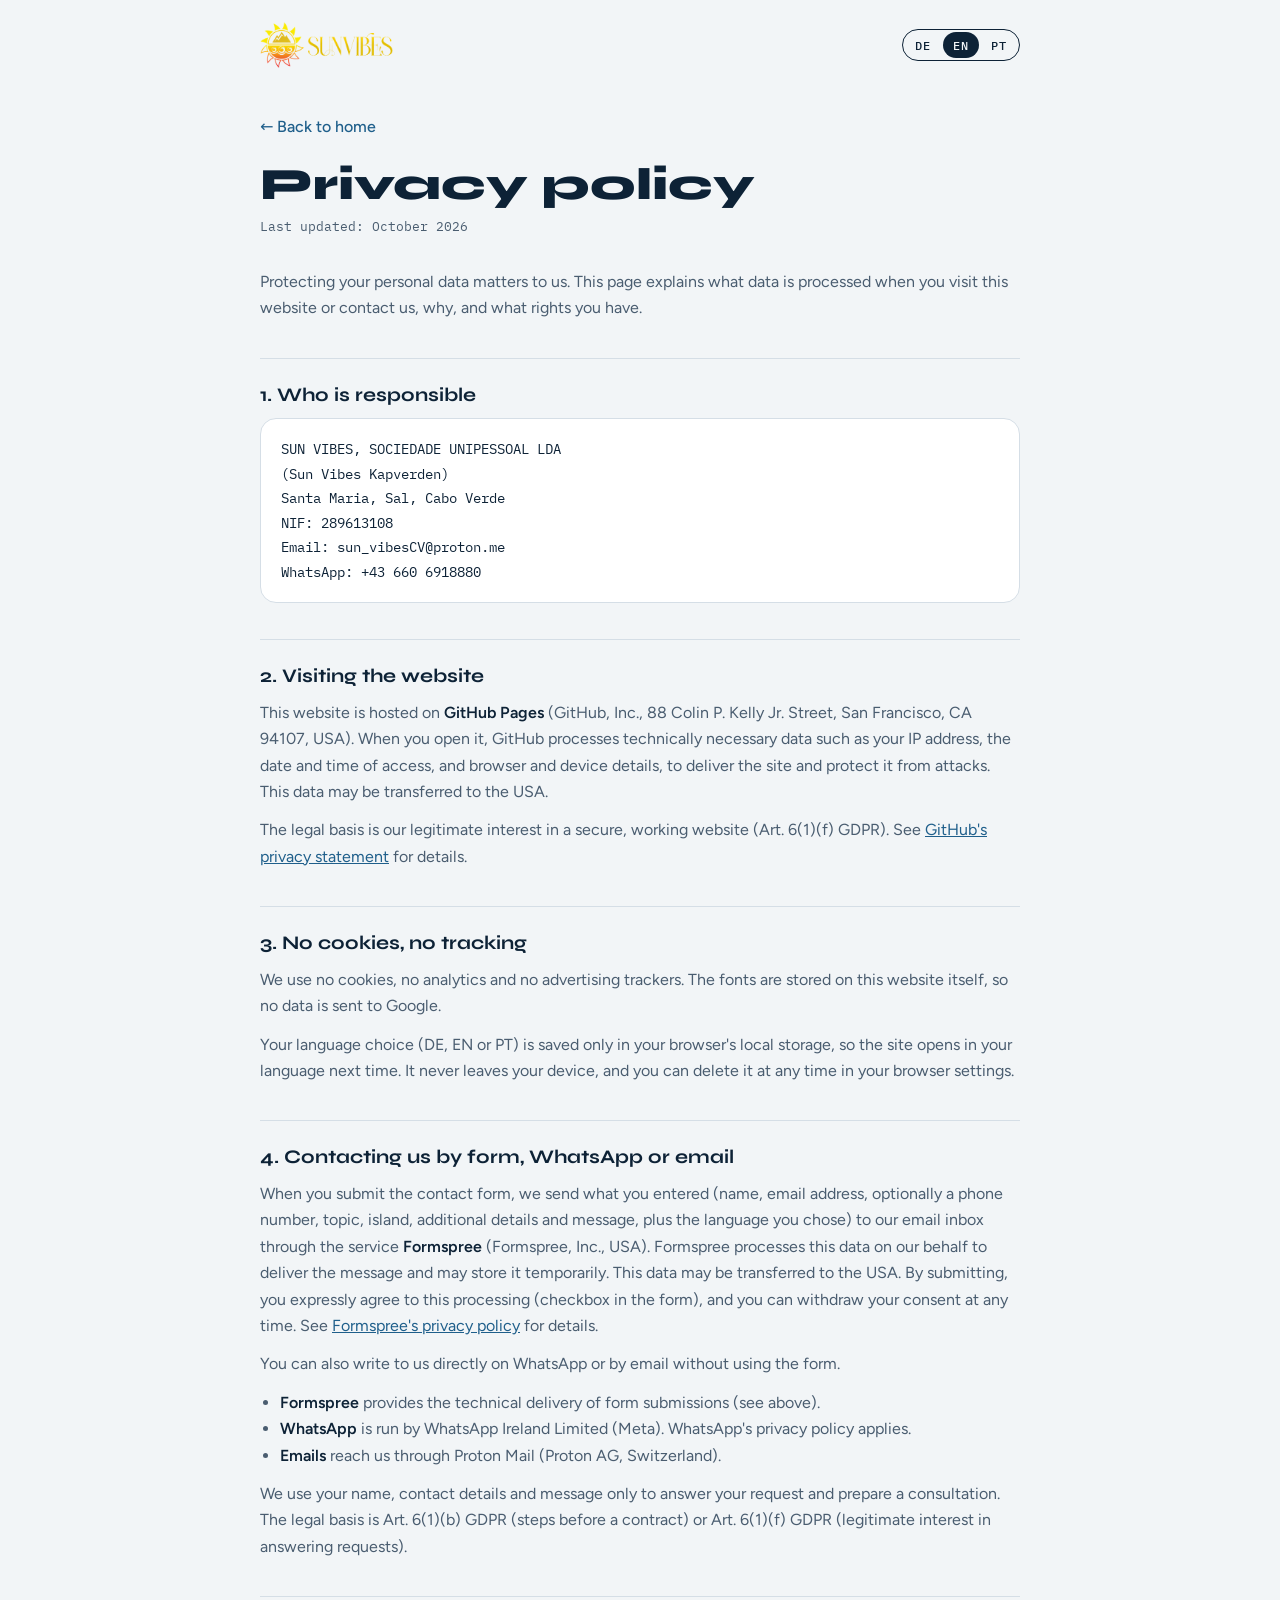
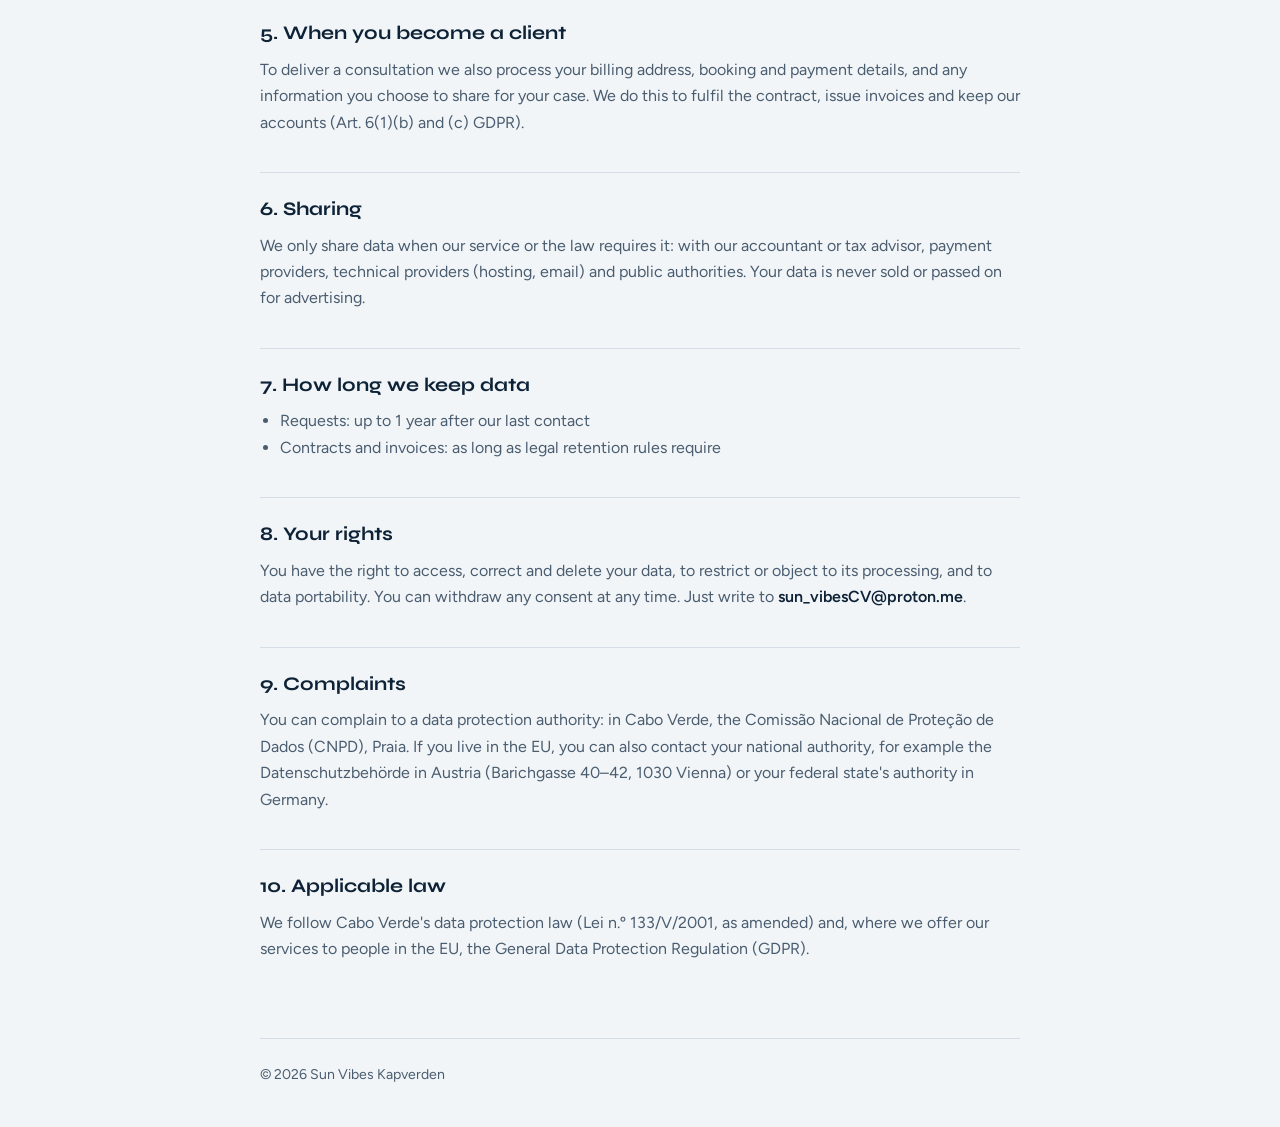
<file: privacy.html>
<!doctype html>
<html lang="de">
<head>
<meta charset="utf-8">
<meta name="viewport" content="width=device-width, initial-scale=1, viewport-fit=cover">
<title>Datenschutz · Sun Vibes Kapverden</title>
<meta name="robots" content="noindex">
<meta name="theme-color" content="#f2c200">
<link rel="icon" type="image/png" sizes="48x48" href="img/favicon-48.png">
<link rel="apple-touch-icon" href="img/apple-touch-icon.png">
<link rel="stylesheet" href="fonts/fonts.css">
<style>
:root {
  --salt: #f2f5f7; --surface: #ffffff; --ink: #0d2236; --ink-soft: #4a5d70;
  --sun: #f2c200; --ember: #e2591f; --sea: #1f5f8b; --line: #d5dee6;
  --f-display: "Syne", "Trebuchet MS", system-ui, sans-serif;
  --f-body: "Figtree", "Segoe UI", system-ui, sans-serif;
  --f-mono: "IBM Plex Mono", ui-monospace, Consolas, monospace;
  --gutter: clamp(16px, 4vw, 48px);
}
@media (prefers-color-scheme: dark) {
  :root:not([data-theme="light"]) { --salt: #0a1824; --surface: #10212f; --ink: #e8eef3; --ink-soft: #9fb2c3; --sun: #ffcf1a; --ember: #ff7a3d; --sea: #7fbbe3; --line: #22384a; color-scheme: dark; }
}
:root[data-theme="dark"] { --salt: #0a1824; --surface: #10212f; --ink: #e8eef3; --ink-soft: #9fb2c3; --sun: #ffcf1a; --ember: #ff7a3d; --sea: #7fbbe3; --line: #22384a; color-scheme: dark; }
* { box-sizing: border-box; }
body { margin: 0; background: var(--salt); color: var(--ink); font-family: var(--f-body); font-size: 1rem; line-height: 1.65; padding-inline: var(--gutter); }
.wrap { max-width: 760px; margin-inline: auto; }
a { color: var(--sea); }
:focus-visible { outline: 3px solid var(--sun); outline-offset: 3px; border-radius: 4px; }
.nav { display: flex; align-items: center; justify-content: space-between; gap: 16px; padding-block: 22px; flex-wrap: wrap; }
.nav img { height: 46px; width: auto; display: block; }
.lang { display: flex; border: 1.5px solid var(--ink); border-radius: 999px; padding: 2px; gap: 2px; }
.lang button { font: 500 0.78rem var(--f-mono); letter-spacing: .08em; color: var(--ink); background: transparent; border: 0; border-radius: 999px; padding: 5px 10px; cursor: pointer; }
.lang button[aria-pressed="true"] { background: var(--ink); color: var(--salt); }
main { padding-block: 24px 64px; }
.back { font-weight: 500; text-decoration: none; }
h1 { font-family: var(--f-display); font-weight: 800; font-size: clamp(2rem, 5vw, 2.8rem); line-height: 1.1; margin: 20px 0 6px; text-wrap: balance; }
.updated { font-family: var(--f-mono); font-size: 0.8rem; color: var(--ink-soft); margin: 0 0 32px; }
h2 { font-family: var(--f-display); font-weight: 700; font-size: 1.2rem; margin: 36px 0 8px; padding-top: 20px; border-top: 1px solid var(--line); }
p, li { color: var(--ink-soft); }
p { margin: 0 0 12px; }
ul { margin: 0 0 12px; padding-left: 20px; }
strong { color: var(--ink); font-weight: 600; }
.card { background: var(--surface); border: 1px solid var(--line); border-radius: 16px; padding: 18px 20px; font-family: var(--f-mono); font-size: 0.9rem; line-height: 1.7; overflow-wrap: anywhere; }
.card p { margin: 0; color: var(--ink); }
footer { border-top: 1px solid var(--line); padding-block: 24px 40px; font-size: 0.88rem; color: var(--ink-soft); }
</style>
</head>
<body>
<div class="wrap">
  <header class="nav">
    <a href="index.html"><img src="img/logo-wide.png" alt="Sun Vibes Kapverden" width="720" height="249"></a>
    <div class="lang" role="group" aria-label="Sprache / Language / Língua">
      <button type="button" id="lang-de" data-lang="de" lang="de" aria-label="Deutsch">DE</button>
      <button type="button" id="lang-en" data-lang="en" lang="en" aria-label="English">EN</button>
      <button type="button" id="lang-pt" data-lang="pt" lang="pt" aria-label="Português">PT</button>
    </div>
  </header>

  <!-- ========== DEUTSCH ========== -->
  <main id="doc-de" lang="de">
    <a class="back" href="index.html">← Zur Startseite</a>
    <h1>Datenschutzerklärung</h1>
    <p class="updated">Stand: Oktober 2026</p>
    <p>Der Schutz Ihrer persönlichen Daten ist uns wichtig. Hier erklären wir, welche Daten beim Besuch dieser Website und bei einer Anfrage verarbeitet werden, wozu und welche Rechte Sie haben.</p>

    <h2>1. Verantwortlich</h2>
    <div class="card">
      <p>SUN VIBES, SOCIEDADE UNIPESSOAL LDA</p>
      <p>(Sun Vibes Kapverden)</p>
      <p>Santa Maria, Sal, Cabo Verde</p>
      <p>NIF: 289613108</p>
      <p>E-Mail: sun_vibesCV@proton.me</p>
      <p>WhatsApp: +43 660 6918880</p>
    </div>

    <h2>2. Besuch der Website</h2>
    <p>Diese Website wird über <strong>GitHub Pages</strong> bereitgestellt (GitHub, Inc., 88 Colin P. Kelly Jr. Street, San Francisco, CA 94107, USA). Beim Aufruf verarbeitet GitHub technisch notwendige Daten wie Ihre IP-Adresse, Datum und Uhrzeit des Zugriffs sowie Browser- und Geräteangaben, um die Seite auszuliefern und vor Angriffen zu schützen. Dabei können Daten in die USA übermittelt werden.</p>
    <p>Rechtsgrundlage ist unser berechtigtes Interesse an einer sicheren und funktionierenden Website (Art. 6 Abs. 1 lit. f DSGVO). Weitere Informationen finden Sie in der <a href="https://docs.github.com/de/site-policy/privacy-policies/github-general-privacy-statement" target="_blank" rel="noopener">Datenschutzerklärung von GitHub</a>.</p>

    <h2>3. Keine Cookies, kein Tracking</h2>
    <p>Wir setzen keine Cookies, keine Analyse-Tools und keine Werbe-Tracker ein. Die Schriftarten sind auf dieser Website selbst gespeichert, es werden also keine Daten an Google übertragen.</p>
    <p>Ihre Sprachauswahl (DE, EN oder PT) wird nur im lokalen Speicher Ihres Browsers abgelegt, damit die Seite beim nächsten Besuch in Ihrer Sprache erscheint. Diese Angabe verlässt Ihr Gerät nicht, und Sie können sie jederzeit in den Browsereinstellungen löschen.</p>

    <h2>4. Kontakt über Formular, WhatsApp oder E-Mail</h2>
    <p>Wenn Sie das Kontaktformular absenden, übermitteln wir Ihre Eingaben (Name, E-Mail-Adresse, optional Telefonnummer, gewünschtes Thema, Insel, Zusatzangaben und Nachricht sowie die gewählte Sprache) über den Dienst <strong>Formspree</strong> (Formspree, Inc., USA) an unser E-Mail-Postfach. Formspree verarbeitet diese Daten in unserem Auftrag, um die Nachricht zuzustellen, und kann sie vorübergehend speichern. Dabei können Daten in die USA übermittelt werden. Mit dem Absenden stimmen Sie dieser Verarbeitung ausdrücklich zu (Kontrollkästchen im Formular); Sie können die Einwilligung jederzeit widerrufen. Weitere Informationen finden Sie in der <a href="https://formspree.io/legal/privacy-policy" target="_blank" rel="noopener">Datenschutzerklärung von Formspree</a>.</p>
    <p>Sie können uns auch direkt per WhatsApp oder E-Mail schreiben, ohne das Formular zu nutzen.</p>
    <ul>
      <li><strong>Formspree</strong> stellt die Formularübermittlung technisch bereit (siehe oben).</li>
      <li><strong>WhatsApp</strong> wird von WhatsApp Ireland Limited (Meta) betrieben. Es gilt die Datenschutzrichtlinie von WhatsApp.</li>
      <li><strong>E-Mails</strong> empfangen wir über Proton Mail (Proton AG, Schweiz).</li>
    </ul>
    <p>Wir verwenden Ihren Namen, Ihre Kontaktdaten und den Inhalt Ihrer Nachricht nur, um Ihre Anfrage zu beantworten und eine Beratung vorzubereiten. Rechtsgrundlage ist Art. 6 Abs. 1 lit. b DSGVO (vorvertragliche Maßnahmen) bzw. lit. f DSGVO (berechtigtes Interesse an der Beantwortung von Anfragen).</p>

    <h2>5. Wenn Sie Kunde werden</h2>
    <p>Für die Durchführung einer Beratung verarbeiten wir zusätzlich Rechnungsadresse, Buchungs- und Zahlungsdaten sowie Angaben, die Sie uns für Ihr Anliegen freiwillig geben. Zweck sind Vertragserfüllung, Rechnungslegung und Buchhaltung (Art. 6 Abs. 1 lit. b und lit. c DSGVO).</p>

    <h2>6. Weitergabe</h2>
    <p>Wir geben Daten nur weiter, wenn das für unsere Leistung nötig oder gesetzlich vorgeschrieben ist: an Buchhaltung bzw. Steuerberatung, Zahlungsdienstleister, technische Dienstleister (Hosting, E-Mail) und Behörden. Ihre Daten werden nie verkauft oder für Werbung weitergegeben.</p>

    <h2>7. Speicherdauer</h2>
    <ul>
      <li>Anfragen: bis zu 1 Jahr nach dem letzten Kontakt</li>
      <li>Verträge und Rechnungen: so lange, wie es die gesetzlichen Aufbewahrungspflichten verlangen</li>
    </ul>

    <h2>8. Ihre Rechte</h2>
    <p>Sie haben das Recht auf Auskunft, Berichtigung, Löschung, Einschränkung der Verarbeitung, Datenübertragbarkeit und Widerspruch. Eine erteilte Einwilligung können Sie jederzeit widerrufen. Schreiben Sie uns dazu einfach an <strong>sun_vibesCV@proton.me</strong>.</p>

    <h2>9. Beschwerde</h2>
    <p>Sie können sich bei einer Datenschutzbehörde beschweren: in Cabo Verde bei der Comissão Nacional de Proteção de Dados (CNPD), Praia. Wenn Sie in der EU leben, auch bei der Behörde Ihres Landes, in Österreich bei der Datenschutzbehörde (Barichgasse 40–42, 1030 Wien), in Deutschland bei der Datenschutzbehörde Ihres Bundeslandes.</p>

    <h2>10. Anwendbares Recht</h2>
    <p>Wir beachten das Datenschutzrecht von Cabo Verde (Lei n.º 133/V/2001 in geltender Fassung) und, soweit wir uns an Personen in der EU richten, die Datenschutz-Grundverordnung (DSGVO).</p>
  </main>

  <!-- ========== ENGLISH ========== -->
  <main id="doc-en" lang="en" hidden>
    <a class="back" href="index.html">← Back to home</a>
    <h1>Privacy policy</h1>
    <p class="updated">Last updated: October 2026</p>
    <p>Protecting your personal data matters to us. This page explains what data is processed when you visit this website or contact us, why, and what rights you have.</p>

    <h2>1. Who is responsible</h2>
    <div class="card">
      <p>SUN VIBES, SOCIEDADE UNIPESSOAL LDA</p>
      <p>(Sun Vibes Kapverden)</p>
      <p>Santa Maria, Sal, Cabo Verde</p>
      <p>NIF: 289613108</p>
      <p>Email: sun_vibesCV@proton.me</p>
      <p>WhatsApp: +43 660 6918880</p>
    </div>

    <h2>2. Visiting the website</h2>
    <p>This website is hosted on <strong>GitHub Pages</strong> (GitHub, Inc., 88 Colin P. Kelly Jr. Street, San Francisco, CA 94107, USA). When you open it, GitHub processes technically necessary data such as your IP address, the date and time of access, and browser and device details, to deliver the site and protect it from attacks. This data may be transferred to the USA.</p>
    <p>The legal basis is our legitimate interest in a secure, working website (Art. 6(1)(f) GDPR). See <a href="https://docs.github.com/en/site-policy/privacy-policies/github-general-privacy-statement" target="_blank" rel="noopener">GitHub's privacy statement</a> for details.</p>

    <h2>3. No cookies, no tracking</h2>
    <p>We use no cookies, no analytics and no advertising trackers. The fonts are stored on this website itself, so no data is sent to Google.</p>
    <p>Your language choice (DE, EN or PT) is saved only in your browser's local storage, so the site opens in your language next time. It never leaves your device, and you can delete it at any time in your browser settings.</p>

    <h2>4. Contacting us by form, WhatsApp or email</h2>
    <p>When you submit the contact form, we send what you entered (name, email address, optionally a phone number, topic, island, additional details and message, plus the language you chose) to our email inbox through the service <strong>Formspree</strong> (Formspree, Inc., USA). Formspree processes this data on our behalf to deliver the message and may store it temporarily. This data may be transferred to the USA. By submitting, you expressly agree to this processing (checkbox in the form), and you can withdraw your consent at any time. See <a href="https://formspree.io/legal/privacy-policy" target="_blank" rel="noopener">Formspree's privacy policy</a> for details.</p>
    <p>You can also write to us directly on WhatsApp or by email without using the form.</p>
    <ul>
      <li><strong>Formspree</strong> provides the technical delivery of form submissions (see above).</li>
      <li><strong>WhatsApp</strong> is run by WhatsApp Ireland Limited (Meta). WhatsApp's privacy policy applies.</li>
      <li><strong>Emails</strong> reach us through Proton Mail (Proton AG, Switzerland).</li>
    </ul>
    <p>We use your name, contact details and message only to answer your request and prepare a consultation. The legal basis is Art. 6(1)(b) GDPR (steps before a contract) or Art. 6(1)(f) GDPR (legitimate interest in answering requests).</p>

    <h2>5. When you become a client</h2>
    <p>To deliver a consultation we also process your billing address, booking and payment details, and any information you choose to share for your case. We do this to fulfil the contract, issue invoices and keep our accounts (Art. 6(1)(b) and (c) GDPR).</p>

    <h2>6. Sharing</h2>
    <p>We only share data when our service or the law requires it: with our accountant or tax advisor, payment providers, technical providers (hosting, email) and public authorities. Your data is never sold or passed on for advertising.</p>

    <h2>7. How long we keep data</h2>
    <ul>
      <li>Requests: up to 1 year after our last contact</li>
      <li>Contracts and invoices: as long as legal retention rules require</li>
    </ul>

    <h2>8. Your rights</h2>
    <p>You have the right to access, correct and delete your data, to restrict or object to its processing, and to data portability. You can withdraw any consent at any time. Just write to <strong>sun_vibesCV@proton.me</strong>.</p>

    <h2>9. Complaints</h2>
    <p>You can complain to a data protection authority: in Cabo Verde, the Comissão Nacional de Proteção de Dados (CNPD), Praia. If you live in the EU, you can also contact your national authority, for example the Datenschutzbehörde in Austria (Barichgasse 40–42, 1030 Vienna) or your federal state's authority in Germany.</p>

    <h2>10. Applicable law</h2>
    <p>We follow Cabo Verde's data protection law (Lei n.º 133/V/2001, as amended) and, where we offer our services to people in the EU, the General Data Protection Regulation (GDPR).</p>
  </main>

  <!-- ========== PORTUGUÊS ========== -->
  <main id="doc-pt" lang="pt" hidden>
    <a class="back" href="index.html">← Voltar ao início</a>
    <h1>Política de privacidade</h1>
    <p class="updated">Última atualização: outubro de 2026</p>
    <p>A proteção dos seus dados pessoais é importante para nós. Aqui explicamos que dados são tratados quando visita este site ou nos contacta, para quê, e quais são os seus direitos.</p>

    <h2>1. Responsável</h2>
    <div class="card">
      <p>SUN VIBES, SOCIEDADE UNIPESSOAL LDA</p>
      <p>(Sun Vibes Kapverden)</p>
      <p>Santa Maria, Sal, Cabo Verde</p>
      <p>NIF: 289613108</p>
      <p>E-mail: sun_vibesCV@proton.me</p>
      <p>WhatsApp: +43 660 6918880</p>
    </div>

    <h2>2. Visita ao site</h2>
    <p>Este site está alojado no <strong>GitHub Pages</strong> (GitHub, Inc., 88 Colin P. Kelly Jr. Street, San Francisco, CA 94107, EUA). Quando o abre, o GitHub trata dados tecnicamente necessários, como o seu endereço IP, a data e hora do acesso e dados do navegador e do dispositivo, para entregar o site e protegê-lo contra ataques. Estes dados podem ser transferidos para os EUA.</p>
    <p>A base legal é o nosso interesse legítimo num site seguro e funcional (art. 6.º, n.º 1, alínea f) do RGPD). Mais informações na <a href="https://docs.github.com/pt/site-policy/privacy-policies/github-general-privacy-statement" target="_blank" rel="noopener">declaração de privacidade do GitHub</a>.</p>

    <h2>3. Sem cookies, sem rastreamento</h2>
    <p>Não usamos cookies, ferramentas de análise nem rastreadores de publicidade. Os tipos de letra estão guardados neste próprio site, por isso nenhum dado é enviado à Google.</p>
    <p>A sua escolha de língua (DE, EN ou PT) é guardada apenas no armazenamento local do seu navegador, para que o site abra na sua língua da próxima vez. Esta informação nunca sai do seu dispositivo e pode apagá-la a qualquer momento nas definições do navegador.</p>

    <h2>4. Contacto por formulário, WhatsApp ou e-mail</h2>
    <p>Quando envia o formulário de contacto, enviamos o que introduziu (nome, endereço de e-mail, opcionalmente número de telefone, tema, ilha, informações adicionais e mensagem, bem como a língua escolhida) para a nossa caixa de e-mail através do serviço <strong>Formspree</strong> (Formspree, Inc., EUA). A Formspree trata estes dados por nossa conta para entregar a mensagem e pode guardá-los temporariamente. Estes dados podem ser transferidos para os EUA. Ao enviar, concorda expressamente com este tratamento (caixa de seleção no formulário) e pode retirar o consentimento a qualquer momento. Mais informações na <a href="https://formspree.io/legal/privacy-policy" target="_blank" rel="noopener">política de privacidade da Formspree</a>.</p>
    <p>Também pode escrever-nos diretamente por WhatsApp ou e-mail, sem usar o formulário.</p>
    <ul>
      <li>A <strong>Formspree</strong> assegura tecnicamente a entrega dos envios do formulário (ver acima).</li>
      <li>O <strong>WhatsApp</strong> é gerido pela WhatsApp Ireland Limited (Meta). Aplica-se a política de privacidade do WhatsApp.</li>
      <li>Os <strong>e-mails</strong> chegam-nos através do Proton Mail (Proton AG, Suíça).</li>
    </ul>
    <p>Usamos o seu nome, contactos e mensagem apenas para responder ao seu pedido e preparar uma consulta. A base legal é o art. 6.º, n.º 1, alínea b) do RGPD (diligências pré-contratuais) ou alínea f) (interesse legítimo em responder a pedidos).</p>

    <h2>5. Quando se torna cliente</h2>
    <p>Para prestar uma consulta tratamos também a morada de faturação, dados de reserva e de pagamento, e as informações que decida partilhar sobre o seu caso. Fazemo-lo para cumprir o contrato, emitir faturas e manter a contabilidade (art. 6.º, n.º 1, alíneas b) e c) do RGPD).</p>

    <h2>6. Partilha</h2>
    <p>Só partilhamos dados quando o nosso serviço ou a lei o exigem: com contabilista ou consultor fiscal, prestadores de pagamento, prestadores técnicos (alojamento, e-mail) e autoridades públicas. Os seus dados nunca são vendidos nem cedidos para publicidade.</p>

    <h2>7. Prazo de conservação</h2>
    <ul>
      <li>Pedidos: até 1 ano após o último contacto</li>
      <li>Contratos e faturas: durante o prazo exigido pela lei</li>
    </ul>

    <h2>8. Os seus direitos</h2>
    <p>Tem direito de acesso, retificação e apagamento dos seus dados, de limitação e oposição ao tratamento, e de portabilidade. Pode retirar qualquer consentimento a qualquer momento. Basta escrever para <strong>sun_vibesCV@proton.me</strong>.</p>

    <h2>9. Reclamações</h2>
    <p>Pode apresentar reclamação a uma autoridade de proteção de dados: em Cabo Verde, a Comissão Nacional de Proteção de Dados (CNPD), na Praia. Se vive na UE, também à autoridade do seu país, por exemplo a Datenschutzbehörde na Áustria (Barichgasse 40–42, 1030 Viena) ou a autoridade do seu estado federado na Alemanha.</p>

    <h2>10. Lei aplicável</h2>
    <p>Respeitamos a lei de proteção de dados de Cabo Verde (Lei n.º 133/V/2001, na redação em vigor) e, quando oferecemos os nossos serviços a pessoas na UE, o Regulamento Geral sobre a Proteção de Dados (RGPD).</p>
  </main>

  <footer>© 2026 Sun Vibes Kapverden</footer>
</div>

<script>
const TITLES = { de: "Datenschutz · Sun Vibes Kapverden", en: "Privacy policy · Sun Vibes Kapverden", pt: "Política de privacidade · Sun Vibes Kapverden" };
function applyLang(lang) {
  if (!TITLES[lang]) lang = "de";
  document.documentElement.lang = lang;
  document.title = TITLES[lang];
  ["de", "en", "pt"].forEach(l => { document.getElementById("doc-" + l).hidden = l !== lang; });
  document.querySelectorAll(".lang button").forEach(b => b.setAttribute("aria-pressed", b.dataset.lang === lang ? "true" : "false"));
  try { localStorage.setItem("svk-lang", lang); } catch (e) {}
}
document.querySelectorAll(".lang button").forEach(b => b.addEventListener("click", () => applyLang(b.dataset.lang)));
let start = null;
try { start = localStorage.getItem("svk-lang"); } catch (e) {}
if (!TITLES[start]) {
  const nav = (navigator.language || "de").slice(0, 2).toLowerCase();
  start = TITLES[nav] ? nav : "de";
}
applyLang(start);
</script>
</body>
</html>
</file>
<file: fonts/fonts.css>
/* latin-ext */
@font-face {
  font-family: 'Figtree';
  font-style: normal;
  font-weight: 400;
  font-display: swap;
  src: url(figtree-400-latin-ext.woff2) format('woff2');
  unicode-range: U+0100-02BA, U+02BD-02C5, U+02C7-02CC, U+02CE-02D7, U+02DD-02FF, U+0304, U+0308, U+0329, U+1D00-1DBF, U+1E00-1E9F, U+1EF2-1EFF, U+2020, U+20A0-20AB, U+20AD-20C0, U+2113, U+2C60-2C7F, U+A720-A7FF;
}
/* latin */
@font-face {
  font-family: 'Figtree';
  font-style: normal;
  font-weight: 400;
  font-display: swap;
  src: url(figtree-400-latin.woff2) format('woff2');
  unicode-range: U+0000-00FF, U+0131, U+0152-0153, U+02BB-02BC, U+02C6, U+02DA, U+02DC, U+0304, U+0308, U+0329, U+2000-206F, U+20AC, U+2122, U+2191, U+2193, U+2212, U+2215, U+FEFF, U+FFFD;
}
/* latin-ext */
@font-face {
  font-family: 'Figtree';
  font-style: normal;
  font-weight: 500;
  font-display: swap;
  src: url(figtree-400-latin-ext.woff2) format('woff2');
  unicode-range: U+0100-02BA, U+02BD-02C5, U+02C7-02CC, U+02CE-02D7, U+02DD-02FF, U+0304, U+0308, U+0329, U+1D00-1DBF, U+1E00-1E9F, U+1EF2-1EFF, U+2020, U+20A0-20AB, U+20AD-20C0, U+2113, U+2C60-2C7F, U+A720-A7FF;
}
/* latin */
@font-face {
  font-family: 'Figtree';
  font-style: normal;
  font-weight: 500;
  font-display: swap;
  src: url(figtree-400-latin.woff2) format('woff2');
  unicode-range: U+0000-00FF, U+0131, U+0152-0153, U+02BB-02BC, U+02C6, U+02DA, U+02DC, U+0304, U+0308, U+0329, U+2000-206F, U+20AC, U+2122, U+2191, U+2193, U+2212, U+2215, U+FEFF, U+FFFD;
}
/* latin-ext */
@font-face {
  font-family: 'Figtree';
  font-style: normal;
  font-weight: 600;
  font-display: swap;
  src: url(figtree-400-latin-ext.woff2) format('woff2');
  unicode-range: U+0100-02BA, U+02BD-02C5, U+02C7-02CC, U+02CE-02D7, U+02DD-02FF, U+0304, U+0308, U+0329, U+1D00-1DBF, U+1E00-1E9F, U+1EF2-1EFF, U+2020, U+20A0-20AB, U+20AD-20C0, U+2113, U+2C60-2C7F, U+A720-A7FF;
}
/* latin */
@font-face {
  font-family: 'Figtree';
  font-style: normal;
  font-weight: 600;
  font-display: swap;
  src: url(figtree-400-latin.woff2) format('woff2');
  unicode-range: U+0000-00FF, U+0131, U+0152-0153, U+02BB-02BC, U+02C6, U+02DA, U+02DC, U+0304, U+0308, U+0329, U+2000-206F, U+20AC, U+2122, U+2191, U+2193, U+2212, U+2215, U+FEFF, U+FFFD;
}
/* latin-ext */
@font-face {
  font-family: 'IBM Plex Mono';
  font-style: normal;
  font-weight: 400;
  font-display: swap;
  src: url(ibmplexmono-400-latin-ext.woff2) format('woff2');
  unicode-range: U+0100-02BA, U+02BD-02C5, U+02C7-02CC, U+02CE-02D7, U+02DD-02FF, U+0304, U+0308, U+0329, U+1D00-1DBF, U+1E00-1E9F, U+1EF2-1EFF, U+2020, U+20A0-20AB, U+20AD-20C0, U+2113, U+2C60-2C7F, U+A720-A7FF;
}
/* latin */
@font-face {
  font-family: 'IBM Plex Mono';
  font-style: normal;
  font-weight: 400;
  font-display: swap;
  src: url(ibmplexmono-400-latin.woff2) format('woff2');
  unicode-range: U+0000-00FF, U+0131, U+0152-0153, U+02BB-02BC, U+02C6, U+02DA, U+02DC, U+0304, U+0308, U+0329, U+2000-206F, U+20AC, U+2122, U+2191, U+2193, U+2212, U+2215, U+FEFF, U+FFFD;
}
/* latin-ext */
@font-face {
  font-family: 'IBM Plex Mono';
  font-style: normal;
  font-weight: 500;
  font-display: swap;
  src: url(ibmplexmono-500-latin-ext.woff2) format('woff2');
  unicode-range: U+0100-02BA, U+02BD-02C5, U+02C7-02CC, U+02CE-02D7, U+02DD-02FF, U+0304, U+0308, U+0329, U+1D00-1DBF, U+1E00-1E9F, U+1EF2-1EFF, U+2020, U+20A0-20AB, U+20AD-20C0, U+2113, U+2C60-2C7F, U+A720-A7FF;
}
/* latin */
@font-face {
  font-family: 'IBM Plex Mono';
  font-style: normal;
  font-weight: 500;
  font-display: swap;
  src: url(ibmplexmono-500-latin.woff2) format('woff2');
  unicode-range: U+0000-00FF, U+0131, U+0152-0153, U+02BB-02BC, U+02C6, U+02DA, U+02DC, U+0304, U+0308, U+0329, U+2000-206F, U+20AC, U+2122, U+2191, U+2193, U+2212, U+2215, U+FEFF, U+FFFD;
}
/* latin-ext */
@font-face {
  font-family: 'Syne';
  font-style: normal;
  font-weight: 600;
  font-display: swap;
  src: url(syne-600-latin-ext.woff2) format('woff2');
  unicode-range: U+0100-02BA, U+02BD-02C5, U+02C7-02CC, U+02CE-02D7, U+02DD-02FF, U+0304, U+0308, U+0329, U+1D00-1DBF, U+1E00-1E9F, U+1EF2-1EFF, U+2020, U+20A0-20AB, U+20AD-20C0, U+2113, U+2C60-2C7F, U+A720-A7FF;
}
/* latin */
@font-face {
  font-family: 'Syne';
  font-style: normal;
  font-weight: 600;
  font-display: swap;
  src: url(syne-600-latin.woff2) format('woff2');
  unicode-range: U+0000-00FF, U+0131, U+0152-0153, U+02BB-02BC, U+02C6, U+02DA, U+02DC, U+0304, U+0308, U+0329, U+2000-206F, U+20AC, U+2122, U+2191, U+2193, U+2212, U+2215, U+FEFF, U+FFFD;
}
/* latin-ext */
@font-face {
  font-family: 'Syne';
  font-style: normal;
  font-weight: 700;
  font-display: swap;
  src: url(syne-600-latin-ext.woff2) format('woff2');
  unicode-range: U+0100-02BA, U+02BD-02C5, U+02C7-02CC, U+02CE-02D7, U+02DD-02FF, U+0304, U+0308, U+0329, U+1D00-1DBF, U+1E00-1E9F, U+1EF2-1EFF, U+2020, U+20A0-20AB, U+20AD-20C0, U+2113, U+2C60-2C7F, U+A720-A7FF;
}
/* latin */
@font-face {
  font-family: 'Syne';
  font-style: normal;
  font-weight: 700;
  font-display: swap;
  src: url(syne-600-latin.woff2) format('woff2');
  unicode-range: U+0000-00FF, U+0131, U+0152-0153, U+02BB-02BC, U+02C6, U+02DA, U+02DC, U+0304, U+0308, U+0329, U+2000-206F, U+20AC, U+2122, U+2191, U+2193, U+2212, U+2215, U+FEFF, U+FFFD;
}
/* latin-ext */
@font-face {
  font-family: 'Syne';
  font-style: normal;
  font-weight: 800;
  font-display: swap;
  src: url(syne-600-latin-ext.woff2) format('woff2');
  unicode-range: U+0100-02BA, U+02BD-02C5, U+02C7-02CC, U+02CE-02D7, U+02DD-02FF, U+0304, U+0308, U+0329, U+1D00-1DBF, U+1E00-1E9F, U+1EF2-1EFF, U+2020, U+20A0-20AB, U+20AD-20C0, U+2113, U+2C60-2C7F, U+A720-A7FF;
}
/* latin */
@font-face {
  font-family: 'Syne';
  font-style: normal;
  font-weight: 800;
  font-display: swap;
  src: url(syne-600-latin.woff2) format('woff2');
  unicode-range: U+0000-00FF, U+0131, U+0152-0153, U+02BB-02BC, U+02C6, U+02DA, U+02DC, U+0304, U+0308, U+0329, U+2000-206F, U+20AC, U+2122, U+2191, U+2193, U+2212, U+2215, U+FEFF, U+FFFD;
}
</file>
